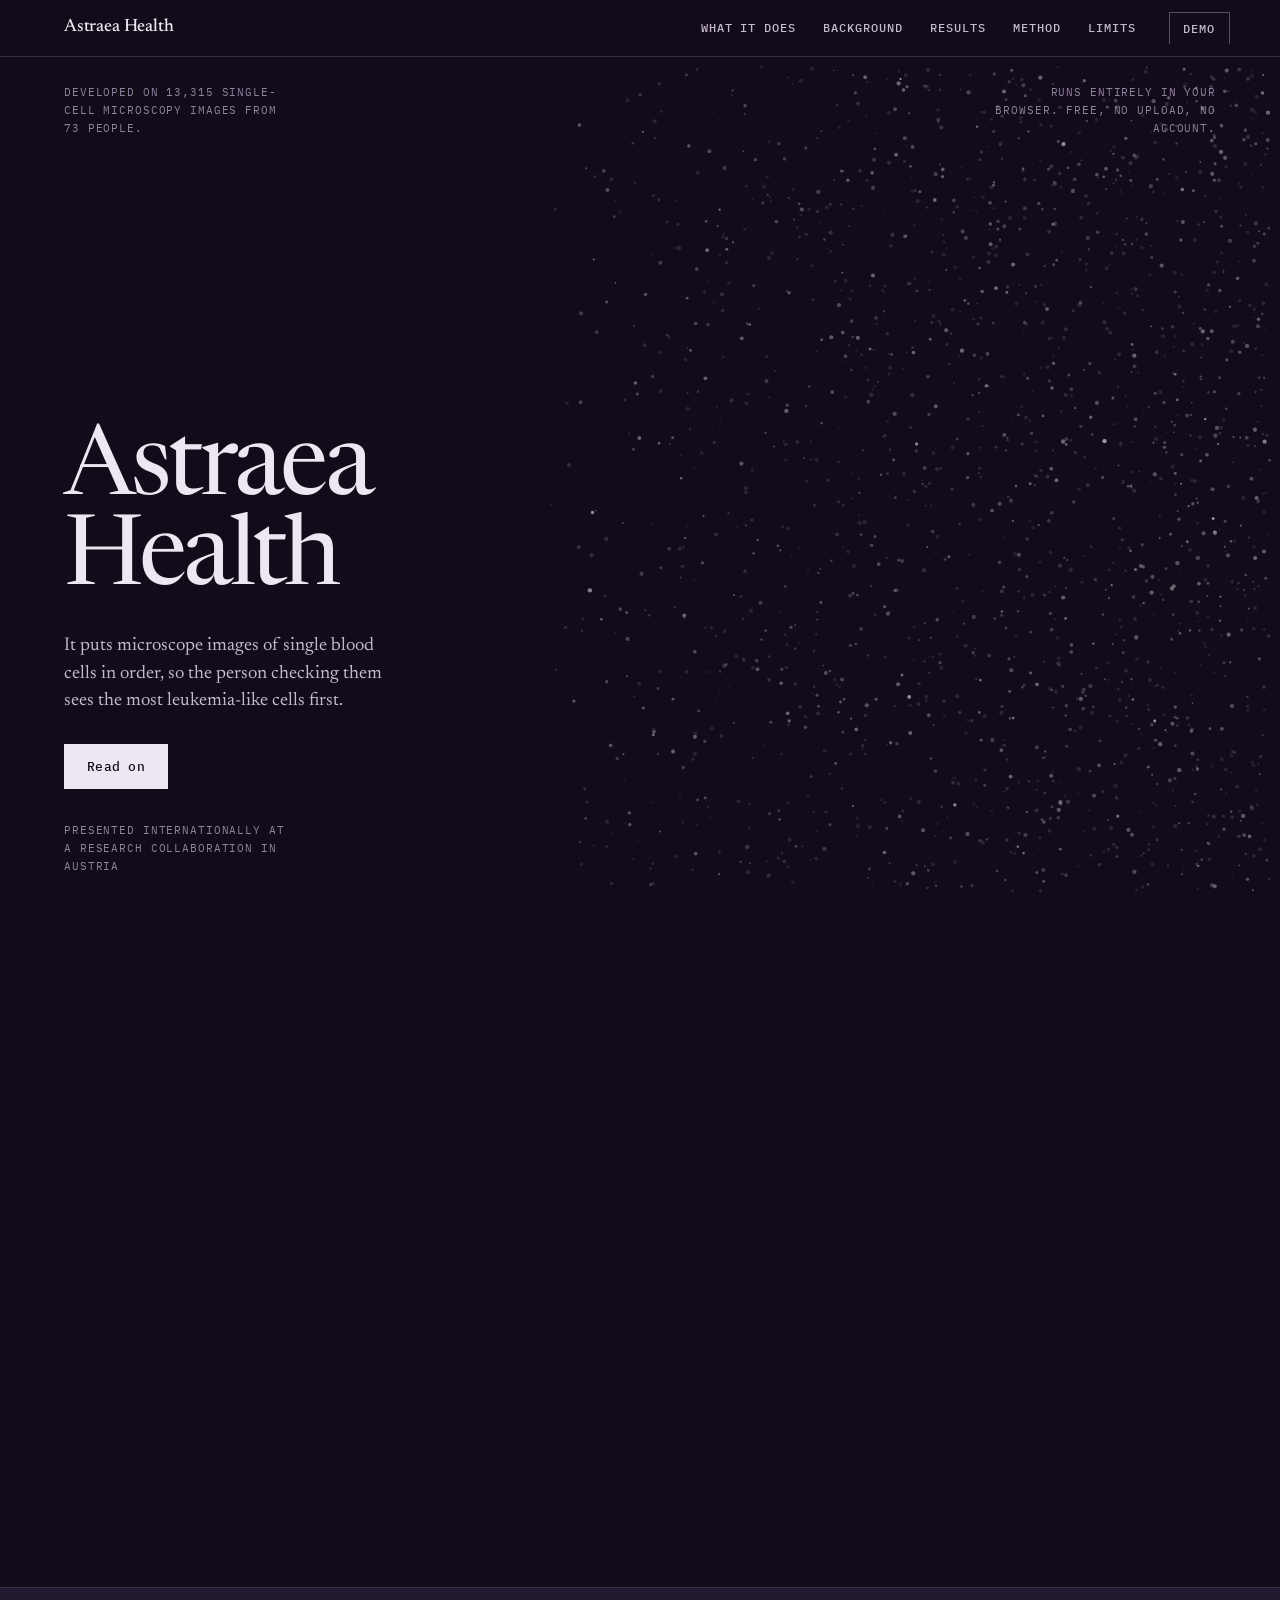
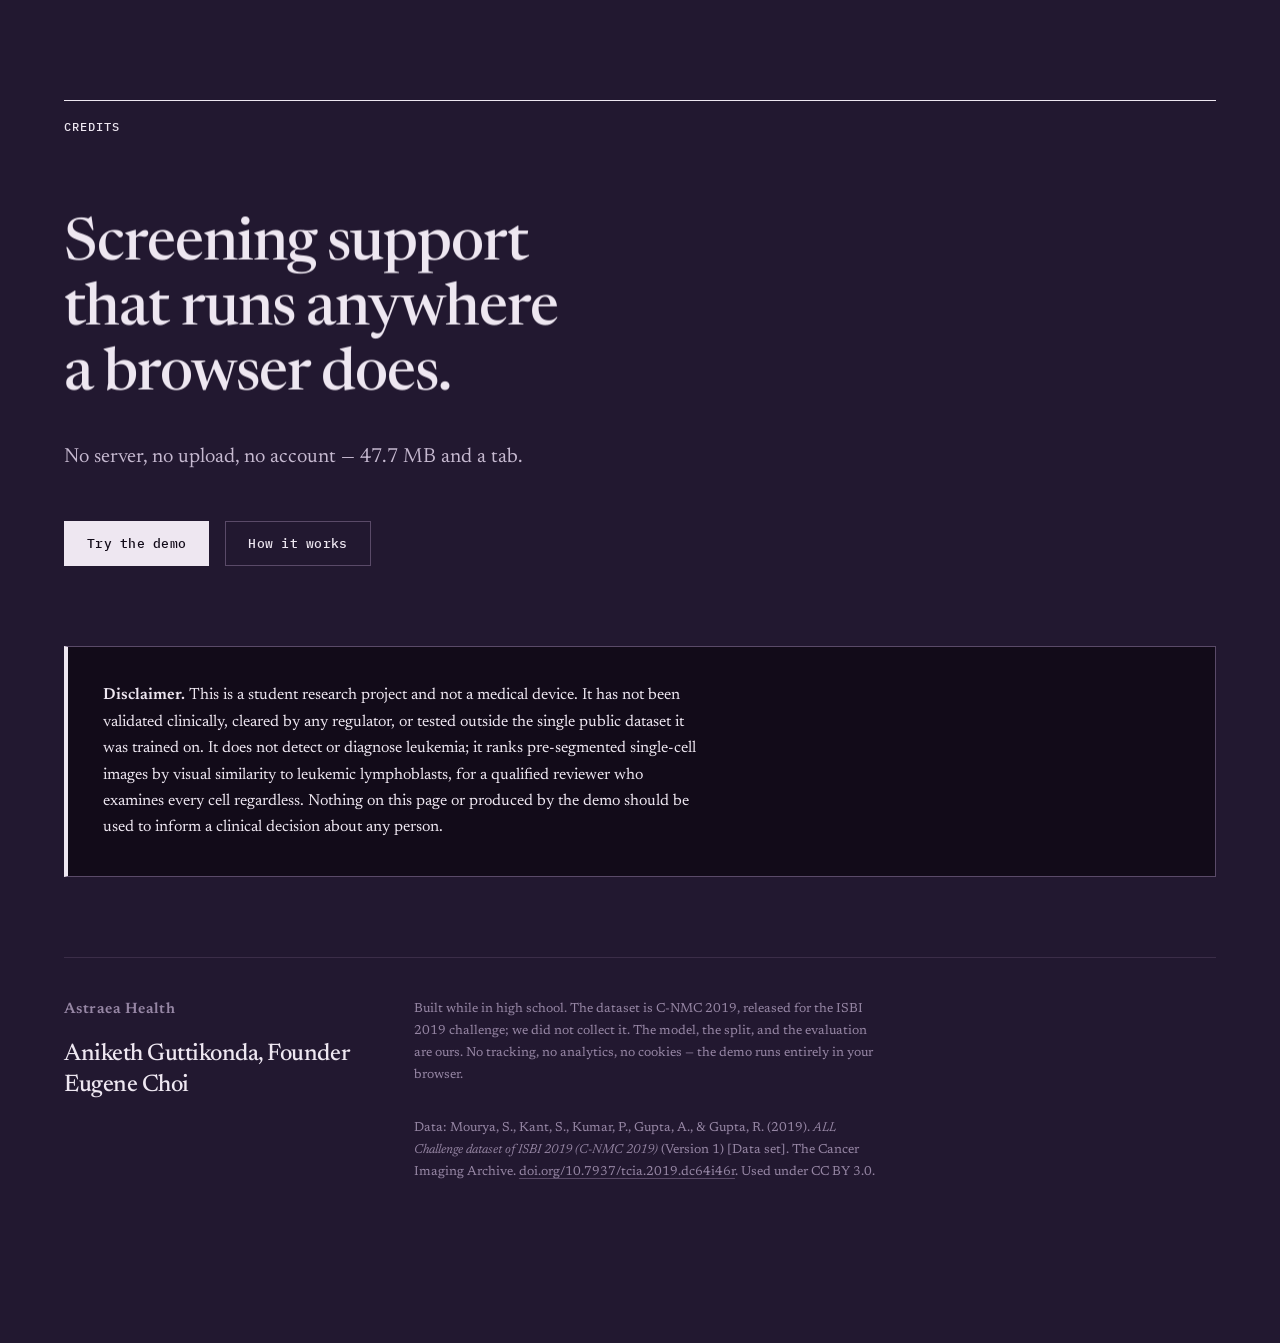
<file: index.html>
<!doctype html>
<html lang="en">
<head>
<meta charset="utf-8">
<meta name="viewport" content="width=device-width, initial-scale=1">
<title>Cell-level triage for leukemia – Astraea Health</title>
<meta name="description" content="A free research tool that puts single-cell blood images in order for a qualified reviewer. Runs entirely in your browser.">

<!-- ══════════════════════════════════════════════════════════════════════════
     SITE URL — the deploy origin. The site has two pages, and each carries
     its own absolute URLs: canonical, og:url and og:image (tagged [SITE URL]
     below), plus the "url" field inside the JSON-LD block, which cannot carry
     a tag because JSON forbids comments.

     The site is served from the custom domain in CNAME. Moving it again
     means editing those in index.html, research.html and demo.html, plus:
         robots.txt    the `Sitemap:` line
         sitemap.xml   all three `<loc>` lines
     The root URL keeps its trailing slash (canonical, og:url, JSON-LD "url"
     and the first <loc>); a canonical that disagrees with the served URL by
     a slash is treated as a different page. URLs ending in a filename take
     no slash: research.html, og-card.png, and the `Sitemap:` line.

     These cannot be collapsed into one runtime constant: Open Graph and
     Twitter scrapers do not execute JavaScript, so the absolute URL has to be
     literal in the markup by the time the page is served.
═══════════════════════════════════════════════════════════════════════════ -->
<link rel="canonical" href="https://astraeahealth.org/"><!-- [SITE URL] -->

<meta property="og:type" content="website">
<meta property="og:site_name" content="Astraea Health">
<meta property="og:title" content="Cell-level triage for leukemia – Astraea Health">
<meta property="og:description" content="A free research tool that puts single-cell blood images in order for a qualified reviewer. Runs entirely in your browser.">
<meta property="og:url" content="https://astraeahealth.org/"><!-- [SITE URL] -->
<meta property="og:locale" content="en_US">
<meta property="og:image" content="https://astraeahealth.org/og-card.png"><!-- [SITE URL] -->
<meta property="og:image:type" content="image/png">
<meta property="og:image:width" content="1200">
<meta property="og:image:height" content="630">
<meta property="og:image:alt" content="A typographic card on a deep violet-black ground: a small violet dot, the title &quot;Cell-level triage for acute lymphoblastic leukemia&quot; in pale ink, a line reading 0.959 precision, 0.858 AUC, 1,882 cells, and beneath it in rose: missed 243 of 1,094 leukemic cells.">

<meta name="twitter:card" content="summary_large_image">
<meta name="twitter:title" content="Cell-level triage for leukemia – Astraea Health">
<meta name="twitter:description" content="A free research tool that puts single-cell blood images in order for a qualified reviewer. Runs entirely in your browser.">

<script type="application/ld+json">
{
  "@context": "https://schema.org",
  "@type": "WebApplication",
  "name": "Cell-level triage for acute lymphoblastic leukemia",
  "url": "https://astraeahealth.org/",
  "description": "A free research tool that puts single-cell blood images in order for a qualified reviewer. Runs entirely in your browser.",
  "applicationCategory": "ResearchApplication",
  "browserRequirements": "Requires JavaScript and WebAssembly for the demo; the rest of the page needs neither.",
  "operatingSystem": "Any",
  "isAccessibleForFree": true,
  "offers": { "@type": "Offer", "price": "0", "priceCurrency": "USD" },
  "inLanguage": "en",
  "creator": [
    { "@type": "Person", "name": "Aniketh Guttikonda" },
    { "@type": "Person", "name": "Eugene Choi" }
  ],
  "disambiguatingDescription": "A student research project, not a medical device. It ranks pre-segmented single-cell images by visual similarity to leukemic lymphoblasts for a qualified reviewer; it does not detect or diagnose leukemia and must not inform a clinical decision."
}
</script>
<meta name="color-scheme" content="dark">
<meta name="theme-color" content="#120B19">
<link rel="icon" href="data:image/svg+xml,%3Csvg xmlns='http://www.w3.org/2000/svg' viewBox='0 0 32 32'%3E%3Crect width='32' height='32' fill='%23120B19'/%3E%3Ccircle cx='16' cy='16' r='9' fill='%239A72D8' opacity='.22'/%3E%3Ccircle cx='14' cy='14' r='5.5' fill='%239A72D8'/%3E%3C/svg%3E">
<link rel="preload" href="fonts/newsreader.woff2" as="font" type="font/woff2" crossorigin>
<link rel="preload" href="fonts/ibm-plex-mono-500.woff2" as="font" type="font/woff2" crossorigin>
<link rel="stylesheet" href="style.css">
<script>
/* Runs before anything is painted, in this order:

   1. Old deep links. Until the site was split, everything lived on this
      page. Anchors for research content now live on research.html and the
      demo on demo.html, and GitHub Pages cannot redirect on the server, so
      forward them, keeping the hash. replace() keeps the old URL out of the
      history, so Back does not bounce the visitor straight forward again.
   2. #overview was the old Overview tab; it became What it does.
   3. Mark the document as scripted, and raise the loading screen. It is
      lowered by cover.js on the cell's first frame, and by the timer below
      after 3 s whatever happens, so it can never be left covering the page.
      With JavaScript off none of this runs and there is no loading screen. */
(function () {
  var d = document.documentElement, h = (location.hash || '').slice(1);
  if (h === 'overview') h = 'what';
  if ({ 'what':1, 'intro':1, 'impact':1, 'background':1, 'results':1, 'sec-results':1, 'tradeoff':1, 'method':1, 'sec-method':1, 'validation':1, 'limits':1 }[h]) { location.replace('research.html#' + h); return; }
  if ({ 'demo':1, 'sec-demo':1, 'onward':1 }[h]) { location.replace('demo.html#' + h); return; }
  d.className += ' js is-loading';
  var t = setTimeout(done, 3000);
  function done () { clearTimeout(t); d.classList.remove('is-loading'); }
  window.__loaderDone = done;
})();
</script>
</head>
<body>

<div class="loader" aria-hidden="true"><p class="loader__mark">Astraea Health</p></div>

<a class="skip" href="#main">Skip to content</a>

<!-- ─────────────────────────────  nav  ───────────────────────────── -->
<header class="nav" id="nav">
  <div class="wrap nav__bar">
    <a class="nav__mark" href="#top">Astraea Health</a>
    <button type="button" class="nav__toggle" id="navToggle"
      aria-expanded="false" aria-controls="navList" hidden>Menu</button>
    <nav class="nav__nav" aria-label="Sections">
      <ul class="nav__list" id="navList">
        <li hidden><a href="#why">Why</a></li><!-- hidden until the Why text is supplied -->
        <li><a href="research.html#what">What it does</a></li>
        <li><a href="research.html#background">Background</a></li>
        <li><a href="research.html#results">Results</a></li>
        <li><a href="research.html#method">Method</a></li>
        <li><a href="research.html#limits">Limits</a></li>
        <li class="nav__demo"><a href="demo.html#demo">Demo</a></li>
      </ul>
    </nav>
  </div>
</header>

<main id="main">

<!-- ─────────────────────────────  cover  ─────────────────────────────
     The cover is the whole landing page. A sticky stage holds the cell in
     view while the page scrolls natively; the type sits in the stage's
     corners as annotation. With JS off the stage is an ordinary block and
     the text stacks in reading order. -->
<header class="cover" id="top">
  <div class="cover__stage">
    <canvas class="cover__cell" id="cell" role="img"
      aria-label="Illustration of a lymphoblast, drawn from noise in code and lit as if under darkfield illumination: a large violet nucleus inside a pale cell, labelled nucleus, cytoplasm and membrane. Not an image of a real cell."></canvas>
    <canvas class="cover__field" id="coverfield" role="img"
      aria-label="A quiet field of 1,882 faint points, one for each cell in the held-out test set, arranged at random."></canvas>
    <svg class="cover__pointers" id="pointers" aria-hidden="true"></svg>
    <ul class="cover__parts" id="parts" aria-hidden="true">
      <li data-part="nucleus">Nucleus</li>
      <li data-part="cytoplasm">Cytoplasm</li>
      <li data-part="membrane">Membrane</li>
    </ul>

    <div class="cover__main">
      <h1 class="cover__name"><span>Astraea</span> <span>Health</span></h1>
      <p class="cover__line">It puts microscope images of single blood cells in order, so the
      person checking them sees the most leukemia-like cells first.</p>
      <div class="btn-row">
        <a class="btn" href="research.html#what">Read on</a>
      </div>
    </div>
    <p class="cover__note cover__note--tl">Developed on 13,315 single-cell microscopy images from 73 people.</p>
    <p class="cover__note cover__note--tr">Runs entirely in your browser. Free, no upload, no account.</p>
    <p class="cover__note cover__note--bl">Presented internationally at a research collaboration in Austria</p>
    <p class="cover__credit">Illustration, drawn from noise in code. Not an image of a real cell.</p>
  </div>
</header>

<!-- ─────────────────────────────  why  ─────────────────────────────
     Hidden until the text is supplied. To restore: remove `hidden` here and
     on the Why nav item in all three pages, and point "Read on" back at
     #why. -->
<section class="group why" id="why" hidden>
  <div class="wrap">
    <h2 class="runhead"><span class="runhead__i">01</span>Why</h2>
    <div class="why__body">
      <p>[WHY SECTION — personal account of why the project was started. To be supplied by Aniketh.]</p>
    </div>
  </div>
</section>

<!-- ─────────────────────────────  closing  ───────────────────────────── -->
<footer class="cta group" id="credits">
  <div class="wrap">
    <h2 class="runhead">Credits</h2>
    <h2 class="h-statement">
      <span class="mask"><span>Screening support</span></span>
      <span class="mask"><span>that runs anywhere</span></span>
      <span class="mask"><span>a browser does.</span></span>
    </h2>
    <p class="subhead" data-reveal>No server, no upload, no account — 47.7 MB and a tab.</p>
    <div class="btn-row" data-reveal>
      <a class="btn" href="demo.html">Try the demo</a>
      <a class="btn-ghost" href="research.html#sec-method">How it works</a>
    </div>

    <div class="disclaimer disclaimer--foot">
      <p><strong>Disclaimer.</strong> This is a student research project and not a medical device.
      It has not been validated clinically, cleared by any regulator, or tested outside the single
      public dataset it was trained on. It does not detect or diagnose leukemia; it ranks
      pre-segmented single-cell images by visual similarity to leukemic lymphoblasts, for a
      qualified reviewer who examines every cell regardless. Nothing on this page or produced by
      the demo should be used to inform a clinical decision about any person.</p>
    </div>

    <div class="credits" data-reveal>
      <p class="wordmark">Astraea Health</p>
      <p class="credits__names"><span>Aniketh&nbsp;Guttikonda, Founder</span>
      <span>Eugene&nbsp;Choi</span></p>
      <p class="colophon">Built while in high school. The dataset is C-NMC 2019, released for
      the ISBI 2019 challenge; we did not collect it. The model, the split, and the evaluation
      are ours. No tracking, no analytics, no cookies — the demo runs entirely in your
      browser.</p>
      <p class="citation">Data: Mourya, S., Kant, S., Kumar, P., Gupta, A., &amp; Gupta, R.
      (2019). <i>ALL Challenge dataset of ISBI 2019 (C-NMC 2019)</i> (Version 1) [Data set].
      The Cancer Imaging Archive.
      <a href="https://doi.org/10.7937/tcia.2019.dc64i46r">doi.org/10.7937/tcia.2019.dc64i46r</a>.
      Used under CC BY 3.0.</p>
    </div>
  </div>
</footer>

</main>

<script defer src="nav.js"></script>
<script defer src="site.js"></script>
<script defer src="cover.js"></script>
</body>
</html>
</file>
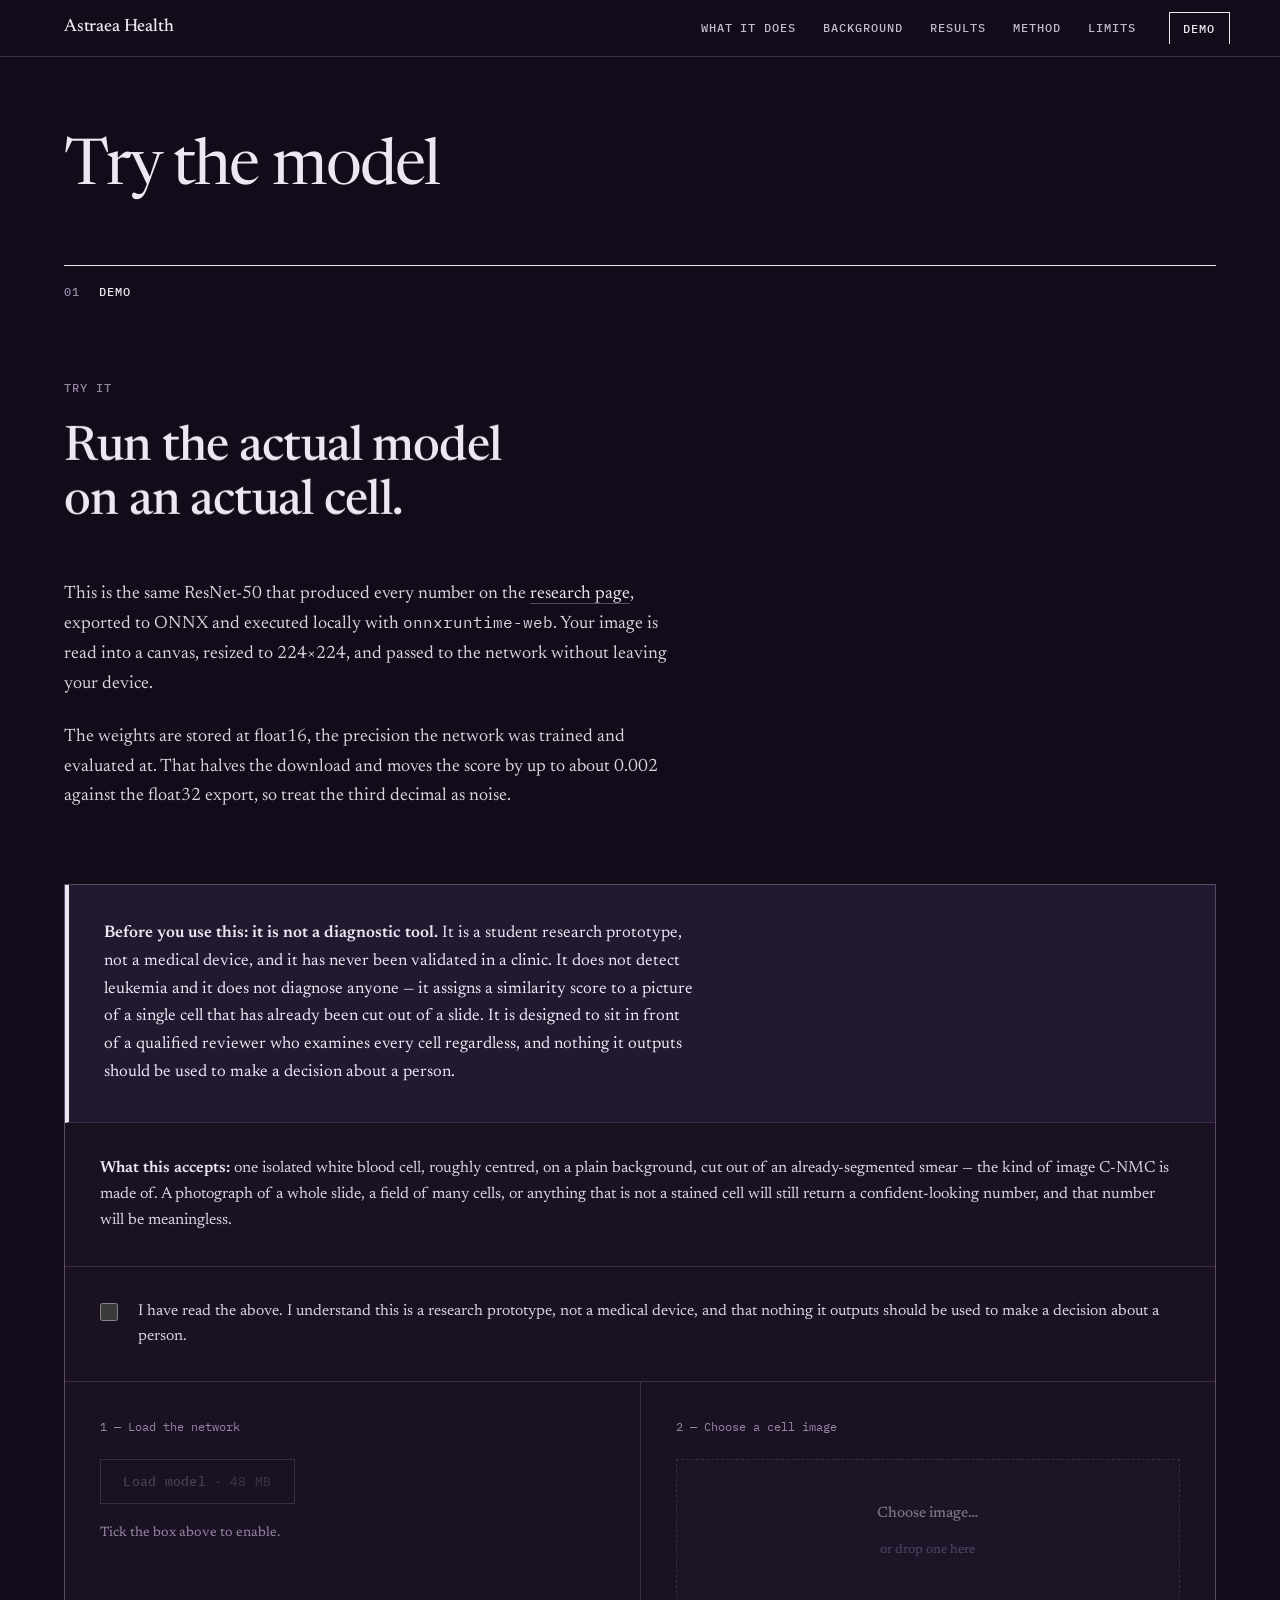
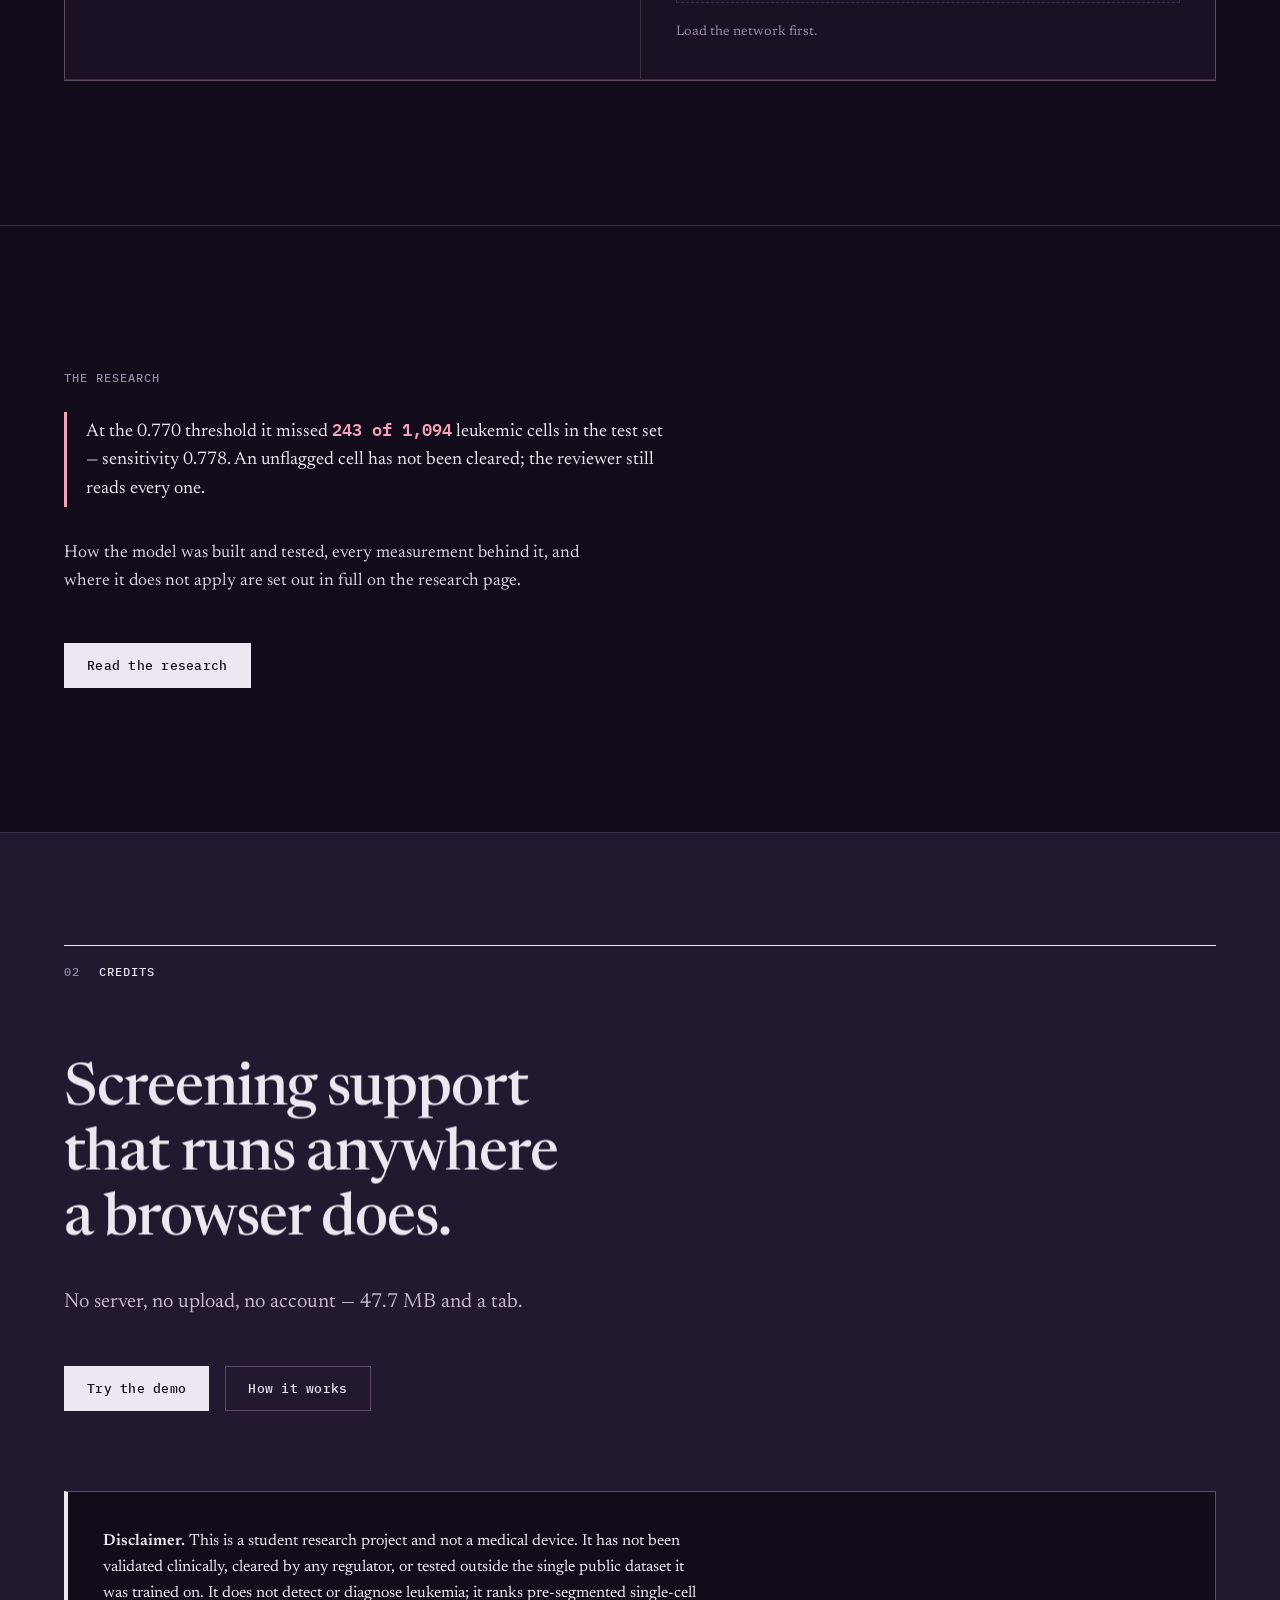
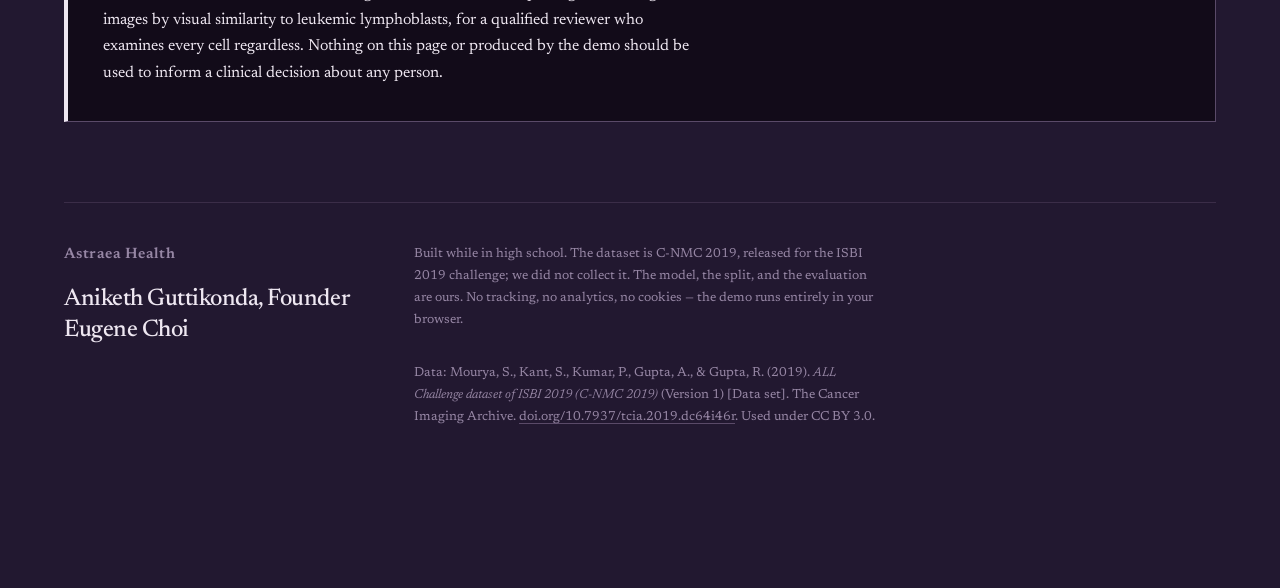
<file: demo.html>
<!doctype html>
<html lang="en">
<head>
<meta charset="utf-8">
<meta name="viewport" content="width=device-width, initial-scale=1">
<title>Try the model – Astraea Health</title>
<meta name="description" content="Run the Astraea Health model on one isolated cell image, in your browser. A research prototype, not a medical device.">

<!-- ══════════════════════════════════════════════════════════════════════════
     SITE URL — the deploy origin. The site has two pages, and each carries
     its own absolute URLs: canonical, og:url and og:image (tagged [SITE URL]
     below), plus the "url" field inside the JSON-LD block, which cannot carry
     a tag because JSON forbids comments.

     The site is served from the custom domain in CNAME. Moving it again
     means editing those in index.html, research.html and demo.html, plus:
         robots.txt    the `Sitemap:` line
         sitemap.xml   all three `<loc>` lines
     The root URL keeps its trailing slash (canonical, og:url, JSON-LD "url"
     and the first <loc>); a canonical that disagrees with the served URL by
     a slash is treated as a different page. URLs ending in a filename take
     no slash: research.html, og-card.png, and the `Sitemap:` line.

     These cannot be collapsed into one runtime constant: Open Graph and
     Twitter scrapers do not execute JavaScript, so the absolute URL has to be
     literal in the markup by the time the page is served.
═══════════════════════════════════════════════════════════════════════════ -->
<link rel="canonical" href="https://astraeahealth.org/demo.html"><!-- [SITE URL] -->

<meta property="og:type" content="website">
<meta property="og:site_name" content="Astraea Health">
<meta property="og:title" content="Try the model – Astraea Health">
<meta property="og:description" content="Run the Astraea Health model on one isolated cell image, in your browser. A research prototype, not a medical device.">
<meta property="og:url" content="https://astraeahealth.org/demo.html"><!-- [SITE URL] -->
<meta property="og:locale" content="en_US">
<meta property="og:image" content="https://astraeahealth.org/og-card.png"><!-- [SITE URL] -->
<meta property="og:image:type" content="image/png">
<meta property="og:image:width" content="1200">
<meta property="og:image:height" content="630">
<meta property="og:image:alt" content="A typographic card on a deep violet-black ground: a small violet dot, the title &quot;Cell-level triage for acute lymphoblastic leukemia&quot; in pale ink, a line reading 0.959 precision, 0.858 AUC, 1,882 cells, and beneath it in rose: missed 243 of 1,094 leukemic cells.">

<meta name="twitter:card" content="summary_large_image">
<meta name="twitter:title" content="Try the model – Astraea Health">
<meta name="twitter:description" content="Run the Astraea Health model on one isolated cell image, in your browser. A research prototype, not a medical device.">

<script type="application/ld+json">
{
  "@context": "https://schema.org",
  "@type": "WebPage",
  "name": "Try the model",
  "url": "https://astraeahealth.org/demo.html",
  "description": "Run the Astraea Health model on one isolated cell image, in your browser. A research prototype, not a medical device.",
  "isPartOf": { "@type": "WebSite", "name": "Astraea Health", "url": "https://astraeahealth.org/" },
  "inLanguage": "en",
  "creator": [
    { "@type": "Person", "name": "Aniketh Guttikonda" },
    { "@type": "Person", "name": "Eugene Choi" }
  ],
  "disambiguatingDescription": "A student research project, not a medical device. It ranks pre-segmented single-cell images by visual similarity to leukemic lymphoblasts for a qualified reviewer; it does not detect or diagnose leukemia and must not inform a clinical decision."
}
</script>
<meta name="color-scheme" content="dark">
<meta name="theme-color" content="#120B19">
<link rel="icon" href="data:image/svg+xml,%3Csvg xmlns='http://www.w3.org/2000/svg' viewBox='0 0 32 32'%3E%3Crect width='32' height='32' fill='%23120B19'/%3E%3Ccircle cx='16' cy='16' r='9' fill='%239A72D8' opacity='.22'/%3E%3Ccircle cx='14' cy='14' r='5.5' fill='%239A72D8'/%3E%3C/svg%3E">
<link rel="preload" href="fonts/newsreader.woff2" as="font" type="font/woff2" crossorigin>
<link rel="preload" href="fonts/ibm-plex-mono-500.woff2" as="font" type="font/woff2" crossorigin>
<link rel="stylesheet" href="style.css">
<script>
/* Runs before first paint. Marks the document as scripted. Anchors that
   belong to the landing page or the research page forward there. */
(function () {
  var h = (location.hash || '').slice(1);
  if ({ 'what':1, 'intro':1, 'impact':1, 'background':1, 'results':1, 'sec-results':1, 'tradeoff':1, 'method':1, 'sec-method':1, 'validation':1, 'limits':1 }[h]) { location.replace('research.html#' + h); return; }
  if ({ 'top':1, 'why':1 }[h]) { location.replace('index.html#' + h); return; }
  document.documentElement.className += ' js';
})();
</script>
</head>
<body>

<a class="skip" href="#main">Skip to content</a>

<!-- ─────────────────────────────  nav  ───────────────────────────── -->
<header class="nav" id="nav">
  <div class="wrap nav__bar">
    <a class="nav__mark" href="index.html">Astraea Health</a>
    <button type="button" class="nav__toggle" id="navToggle"
      aria-expanded="false" aria-controls="navList" hidden>Menu</button>
    <nav class="nav__nav" aria-label="Sections">
      <ul class="nav__list" id="navList">
        <li hidden><a href="index.html#why">Why</a></li><!-- hidden until the Why text is supplied -->
        <li><a href="research.html#what">What it does</a></li>
        <li><a href="research.html#background">Background</a></li>
        <li><a href="research.html#results">Results</a></li>
        <li><a href="research.html#method">Method</a></li>
        <li><a href="research.html#limits">Limits</a></li>
        <li class="nav__demo"><a href="#demo">Demo</a></li>
      </ul>
    </nav>
  </div>
</header>

<main id="main" class="demo-page">

<header class="research__head">
  <div class="wrap">
    <h1 class="research__title">Try the model</h1>
  </div>
</header>

<!-- ─────────────────────────────  demo  ───────────────────────────── -->
<div class="group" id="demo">
<div class="wrap"><h2 class="runhead"><span class="runhead__i">01</span>Demo</h2></div>

<!-- ─────────────────────────────  demo  ───────────────────────────── -->
<section class="section" id="sec-demo">
  <div class="wrap">
    <p class="eyebrow" data-reveal>try it</p>
    <h2 class="h-section">
      <span class="mask"><span>Run the actual model</span></span>
      <span class="mask"><span>on an actual cell.</span></span>
    </h2>
    <div class="prose" data-reveal>
      <p>This is the same ResNet-50 that produced every number on the
      <a href="research.html">research page</a>, exported to ONNX and
      executed locally with <span class="mono">onnxruntime-web</span>. Your image is read into a
      canvas, resized to 224&times;224, and passed to the network without leaving your device.</p>
      <p>The weights are stored at float16, the precision the network was trained and evaluated
      at. That halves the download and moves the score by up to about 0.002 against the float32
      export, so treat the third decimal as noise.</p>
    </div>

    <div class="demo-frame" id="demoRoot">

      <div class="disclaimer">
        <p><strong>Before you use this: it is not a diagnostic tool.</strong> It is a student
        research prototype, not a medical device, and it has never been validated in a clinic. It
        does not detect leukemia and it does not diagnose anyone — it assigns a similarity score
        to a picture of a single cell that has already been cut out of a slide. It is designed to
        sit in front of a qualified reviewer who examines every cell regardless, and nothing it
        outputs should be used to make a decision about a person.</p>
      </div>

      <div class="demo__note">
        <p><b>What this accepts:</b> one isolated white blood cell, roughly centred, on a plain
        background, cut out of an already-segmented smear — the kind of image C-NMC is made
        of. A photograph of a whole slide, a field of many cells, or anything that is not a
        stained cell will still return a confident-looking number, and that number will be
        meaningless.</p>
      </div>

      <div class="ack">
        <input type="checkbox" id="ack">
        <label for="ack">I have read the above. I understand this is a research prototype, not a
        medical device, and that nothing it outputs should be used to make a decision about a
        person.</label>
      </div>

      <div class="demo__grid">
        <div class="demo__col">
          <p class="demo__step">1 — Load the network</p>
          <button type="button" id="loadBtn" class="btn" disabled>Load model <span class="dim">· 48 MB</span></button>
          <div class="progress" id="progressWrap" hidden>
            <div class="progress__bar"><i id="progressBar"></i></div>
            <p class="progress__txt" id="progressTxt">0%</p>
          </div>
          <p class="demo__hint" id="modelStatus">Tick the box above to enable.</p>
        </div>

        <div class="demo__col">
          <p class="demo__step">2 — Choose a cell image</p>
          <label class="filelabel" for="file" id="fileLabel">
            <input type="file" id="file" accept="image/*" disabled>
            <span class="dropzone" id="dropzone">
              <span class="dropzone__label">Choose image…</span>
              <span class="dropzone__hint">or drop one here</span>
            </span>
          </label>
          <p class="demo__hint" id="fileHint">Load the network first.</p>
        </div>
      </div>

      <div class="result" id="result" hidden>
        <div class="result__img">
          <canvas id="preview" width="224" height="224" aria-label="The 224 by 224 crop passed to the network"></canvas>
          <p class="mono">what the network saw</p>
        </div>
        <div class="result__read">
          <p class="result__verdict" id="verdict" data-stagger></p>
          <p class="result__prob" data-stagger>
            <span class="result__p" id="prob">0.000</span>
            <span class="result__plabel">P(leukemic), against a threshold of
              <b id="thrInline">0.770</b></span>
          </p>
          <div class="meter" id="meter" data-stagger>
            <div class="meter__track"><i id="meterFill"></i><u id="meterMark"></u></div>
            <p class="meter__scale"><span>0.000</span><span id="thrScale">threshold 0.770</span><span>1.000</span></p>
          </div>
          <p class="result__caveat" data-stagger>A score, not a finding. This tool ranks cells for
          a reviewer who reads all of them; it does not clear a cell and it does not diagnose
          anyone.</p>
        </div>
      </div>

      <p class="demo__error" id="demoError" hidden></p>

      <noscript><p class="demo__error">The demo needs JavaScript. Everything else on this
      page works without it.</p></noscript>
    </div>
  </div>
</section>

</div>

<!-- ─────────────────────────────  onward  ───────────────────────────── -->
<section class="section onward" id="onward">
  <div class="wrap">
    <p class="eyebrow" data-reveal>the research</p>
    <p class="miss-line" data-reveal>At the 0.770 threshold it missed <b>243 of 1,094</b> leukemic
    cells in the test set — sensitivity 0.778. An unflagged cell has not been cleared; the
    reviewer still reads every one.</p>
    <p class="onward__text" data-reveal>How the model was built and tested, every
    measurement behind it, and where it does not apply are set out in full on the research
    page.</p>
    <div class="btn-row" data-reveal>
      <a class="btn" href="research.html">Read the research</a>
    </div>
  </div>
</section>

<!-- ─────────────────────────────  closing  ───────────────────────────── -->
<footer class="cta group" id="credits">
  <div class="wrap">
    <h2 class="runhead"><span class="runhead__i">02</span>Credits</h2>
    <h2 class="h-statement">
      <span class="mask"><span>Screening support</span></span>
      <span class="mask"><span>that runs anywhere</span></span>
      <span class="mask"><span>a browser does.</span></span>
    </h2>
    <p class="subhead" data-reveal>No server, no upload, no account — 47.7 MB and a tab.</p>
    <div class="btn-row" data-reveal>
      <a class="btn" href="#sec-demo">Try the demo</a>
      <a class="btn-ghost" href="research.html#sec-method">How it works</a>
    </div>

    <div class="disclaimer disclaimer--foot">
      <p><strong>Disclaimer.</strong> This is a student research project and not a medical device.
      It has not been validated clinically, cleared by any regulator, or tested outside the single
      public dataset it was trained on. It does not detect or diagnose leukemia; it ranks
      pre-segmented single-cell images by visual similarity to leukemic lymphoblasts, for a
      qualified reviewer who examines every cell regardless. Nothing on this page or produced by
      the demo should be used to inform a clinical decision about any person.</p>
    </div>

    <div class="credits" data-reveal>
      <p class="wordmark">Astraea Health</p>
      <p class="credits__names"><span>Aniketh&nbsp;Guttikonda, Founder</span>
      <span>Eugene&nbsp;Choi</span></p>
      <p class="colophon">Built while in high school. The dataset is C-NMC 2019, released for
      the ISBI 2019 challenge; we did not collect it. The model, the split, and the evaluation
      are ours. No tracking, no analytics, no cookies — the demo runs entirely in your
      browser.</p>
      <p class="citation">Data: Mourya, S., Kant, S., Kumar, P., Gupta, A., &amp; Gupta, R.
      (2019). <i>ALL Challenge dataset of ISBI 2019 (C-NMC 2019)</i> (Version 1) [Data set].
      The Cancer Imaging Archive.
      <a href="https://doi.org/10.7937/tcia.2019.dc64i46r">doi.org/10.7937/tcia.2019.dc64i46r</a>.
      Used under CC BY 3.0.</p>
    </div>
  </div>
</footer>

</main>

<script defer src="nav.js"></script>
<script defer src="site.js"></script>
<script defer src="demo.js"></script>
</body>
</html>
</file>
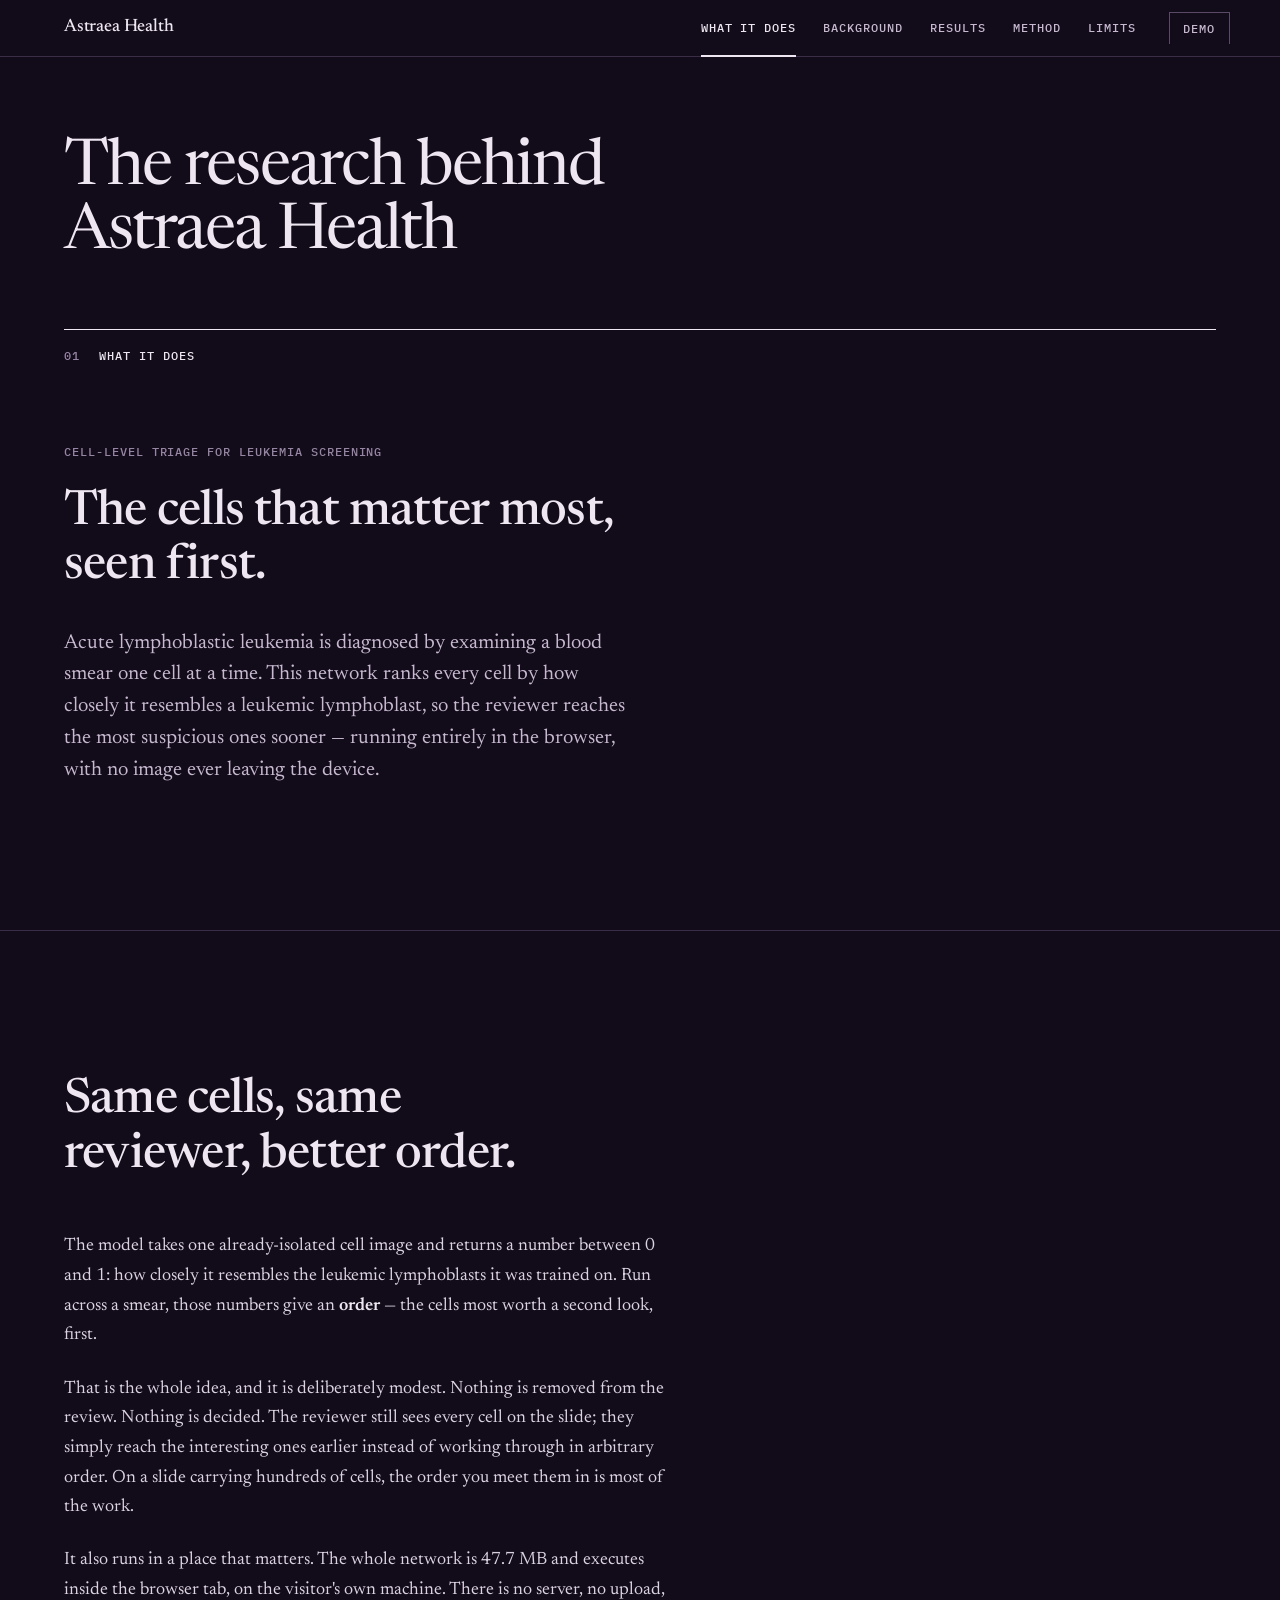
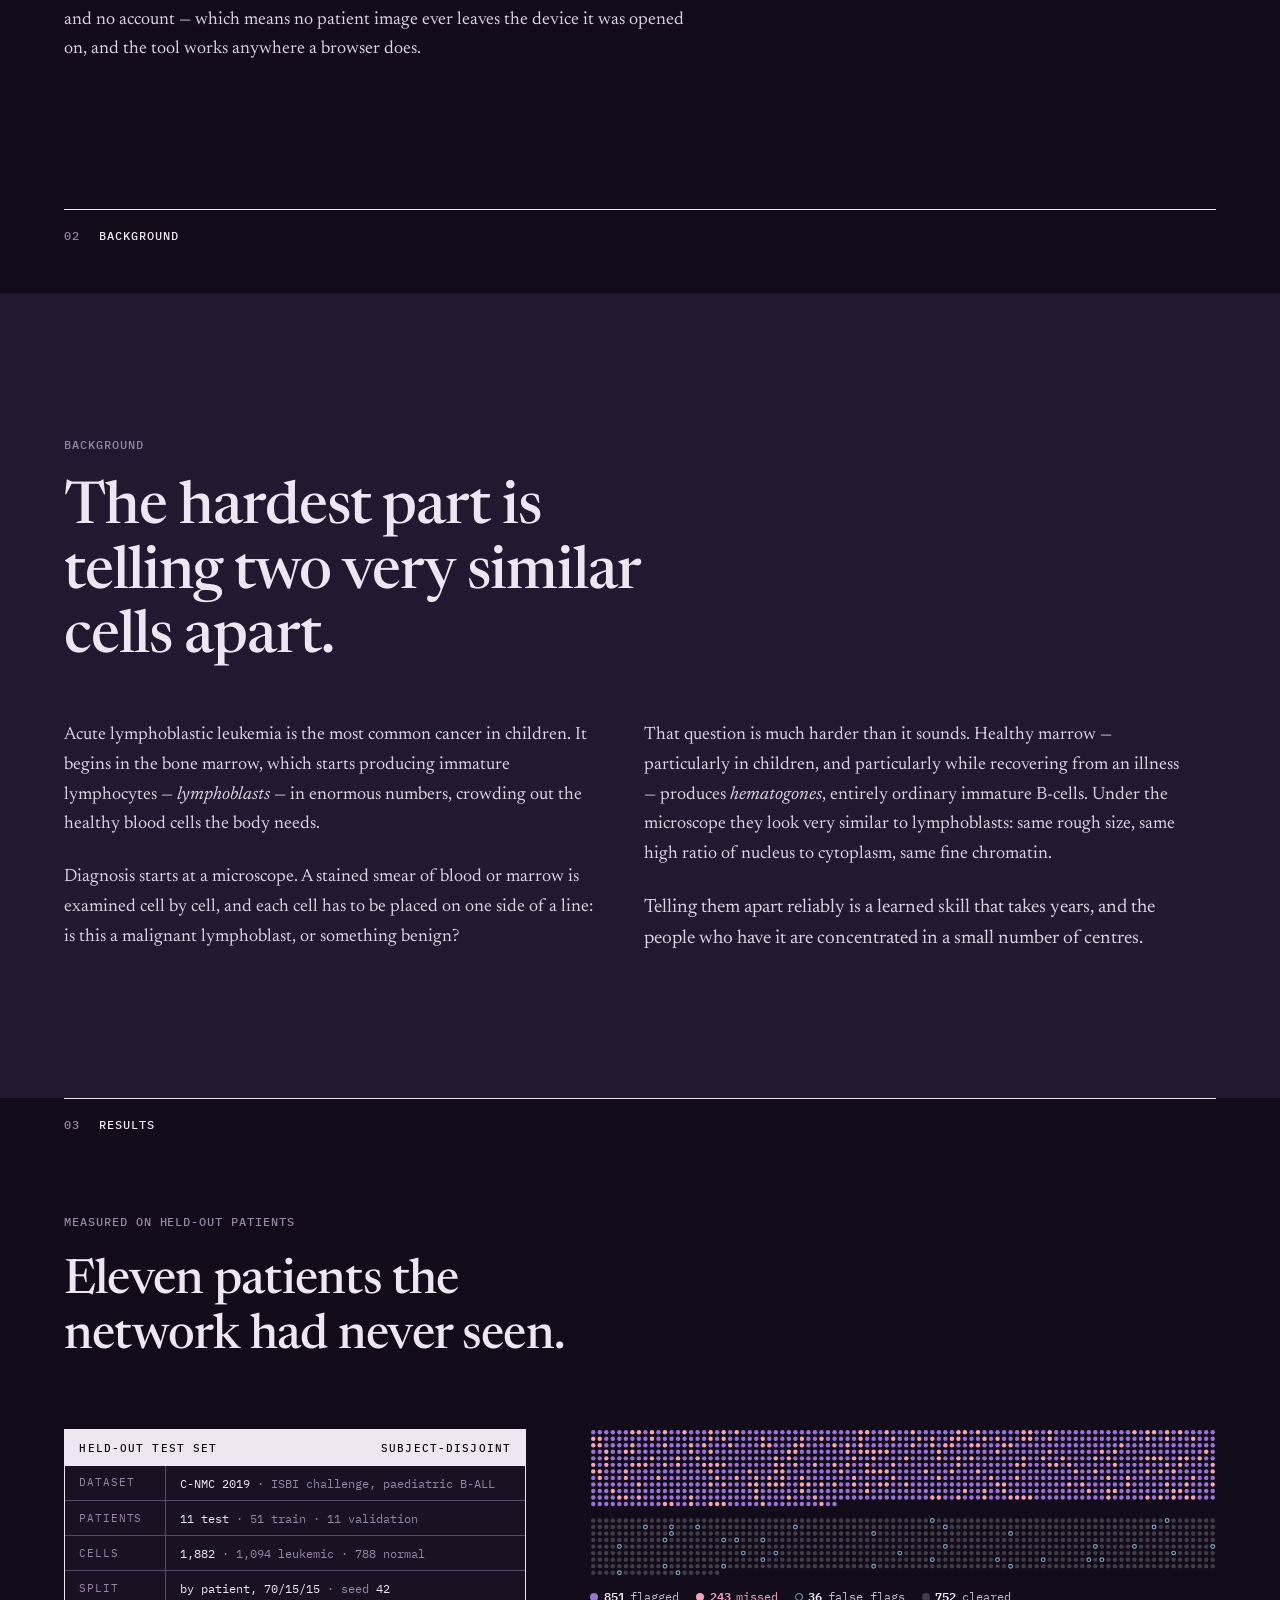
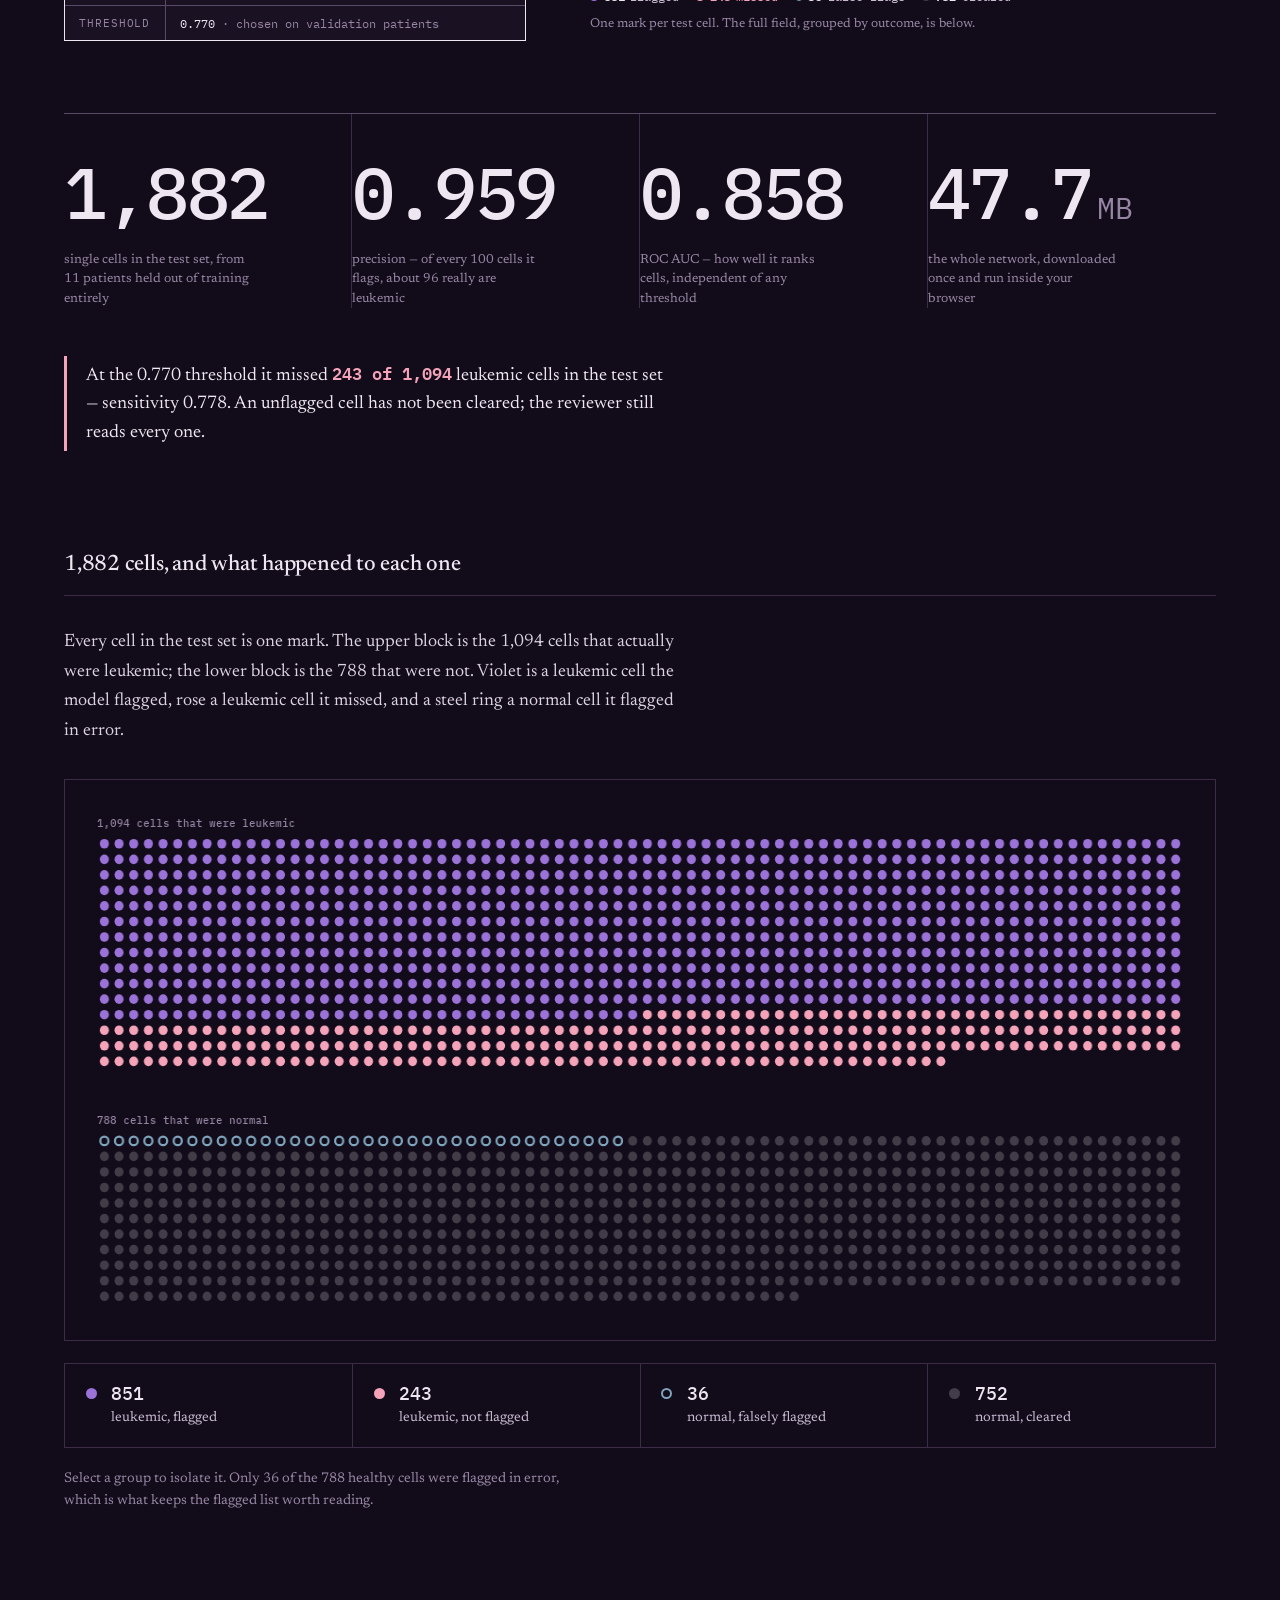
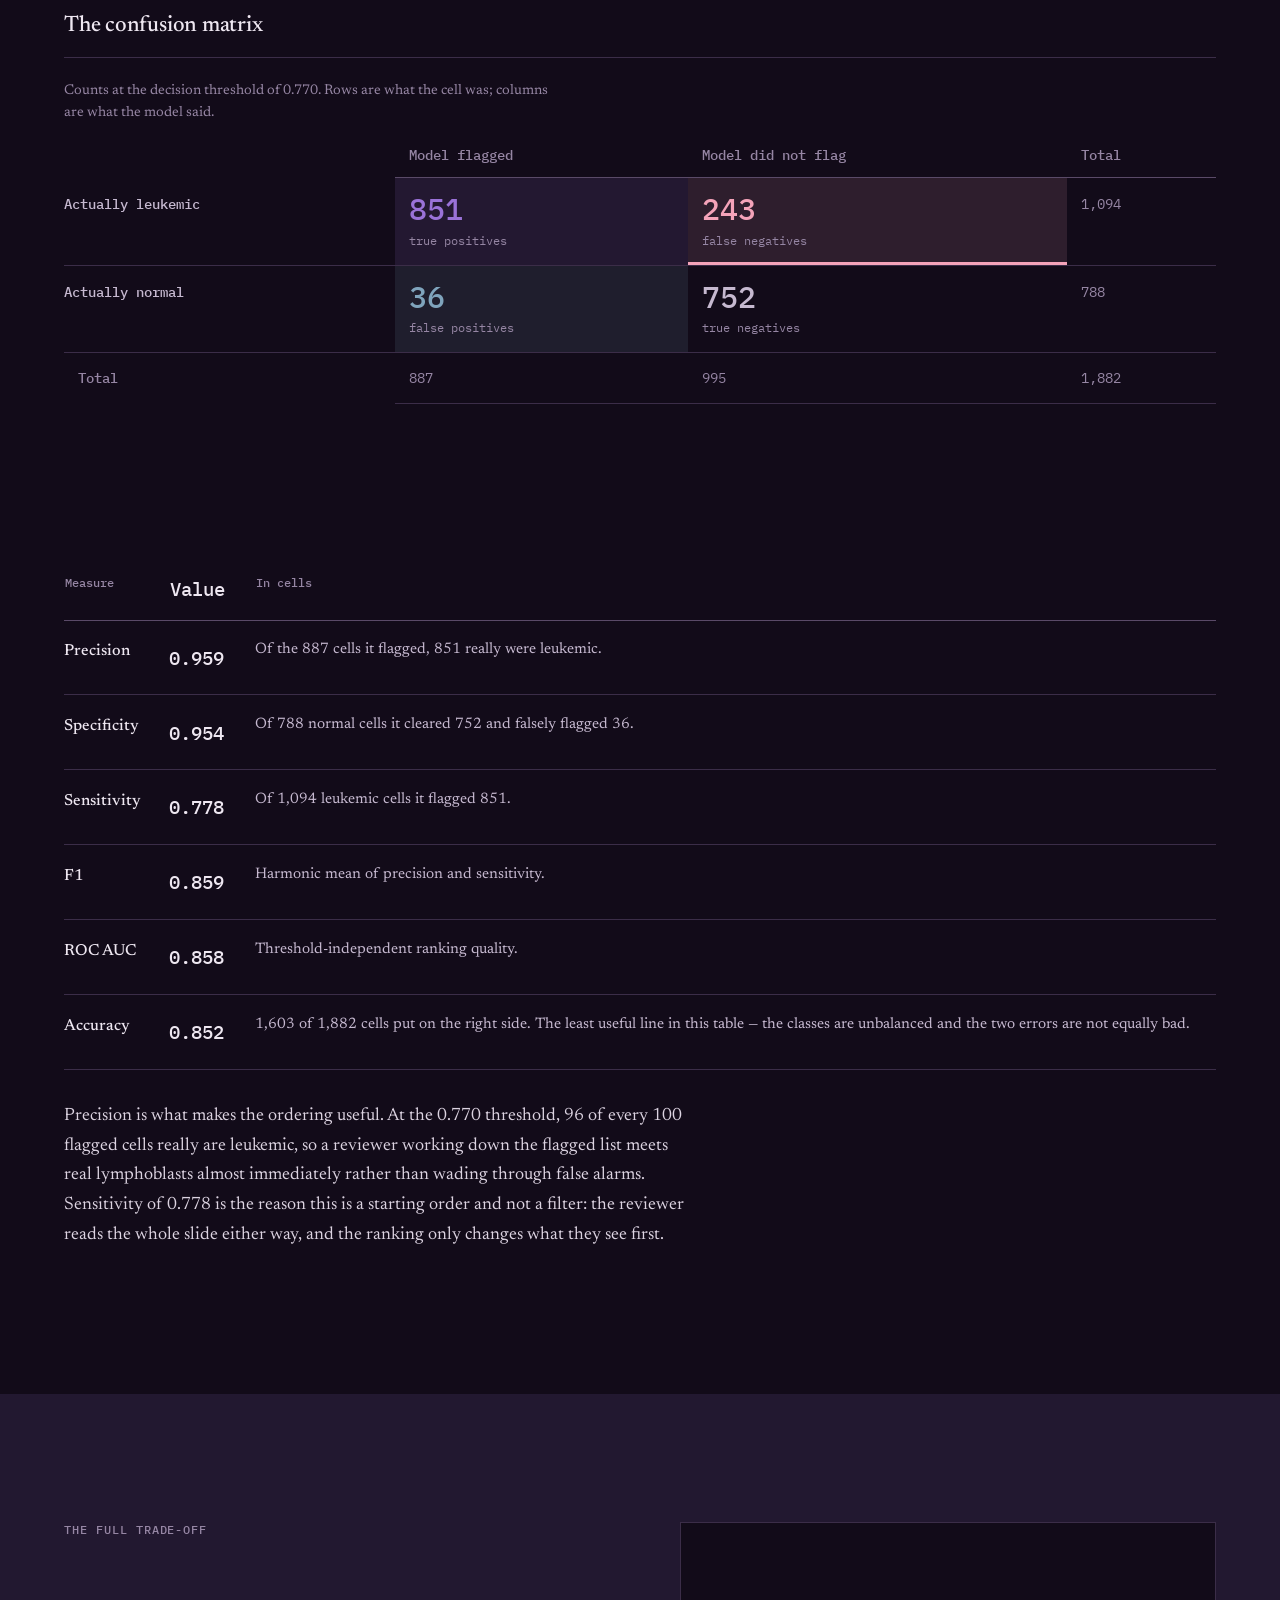
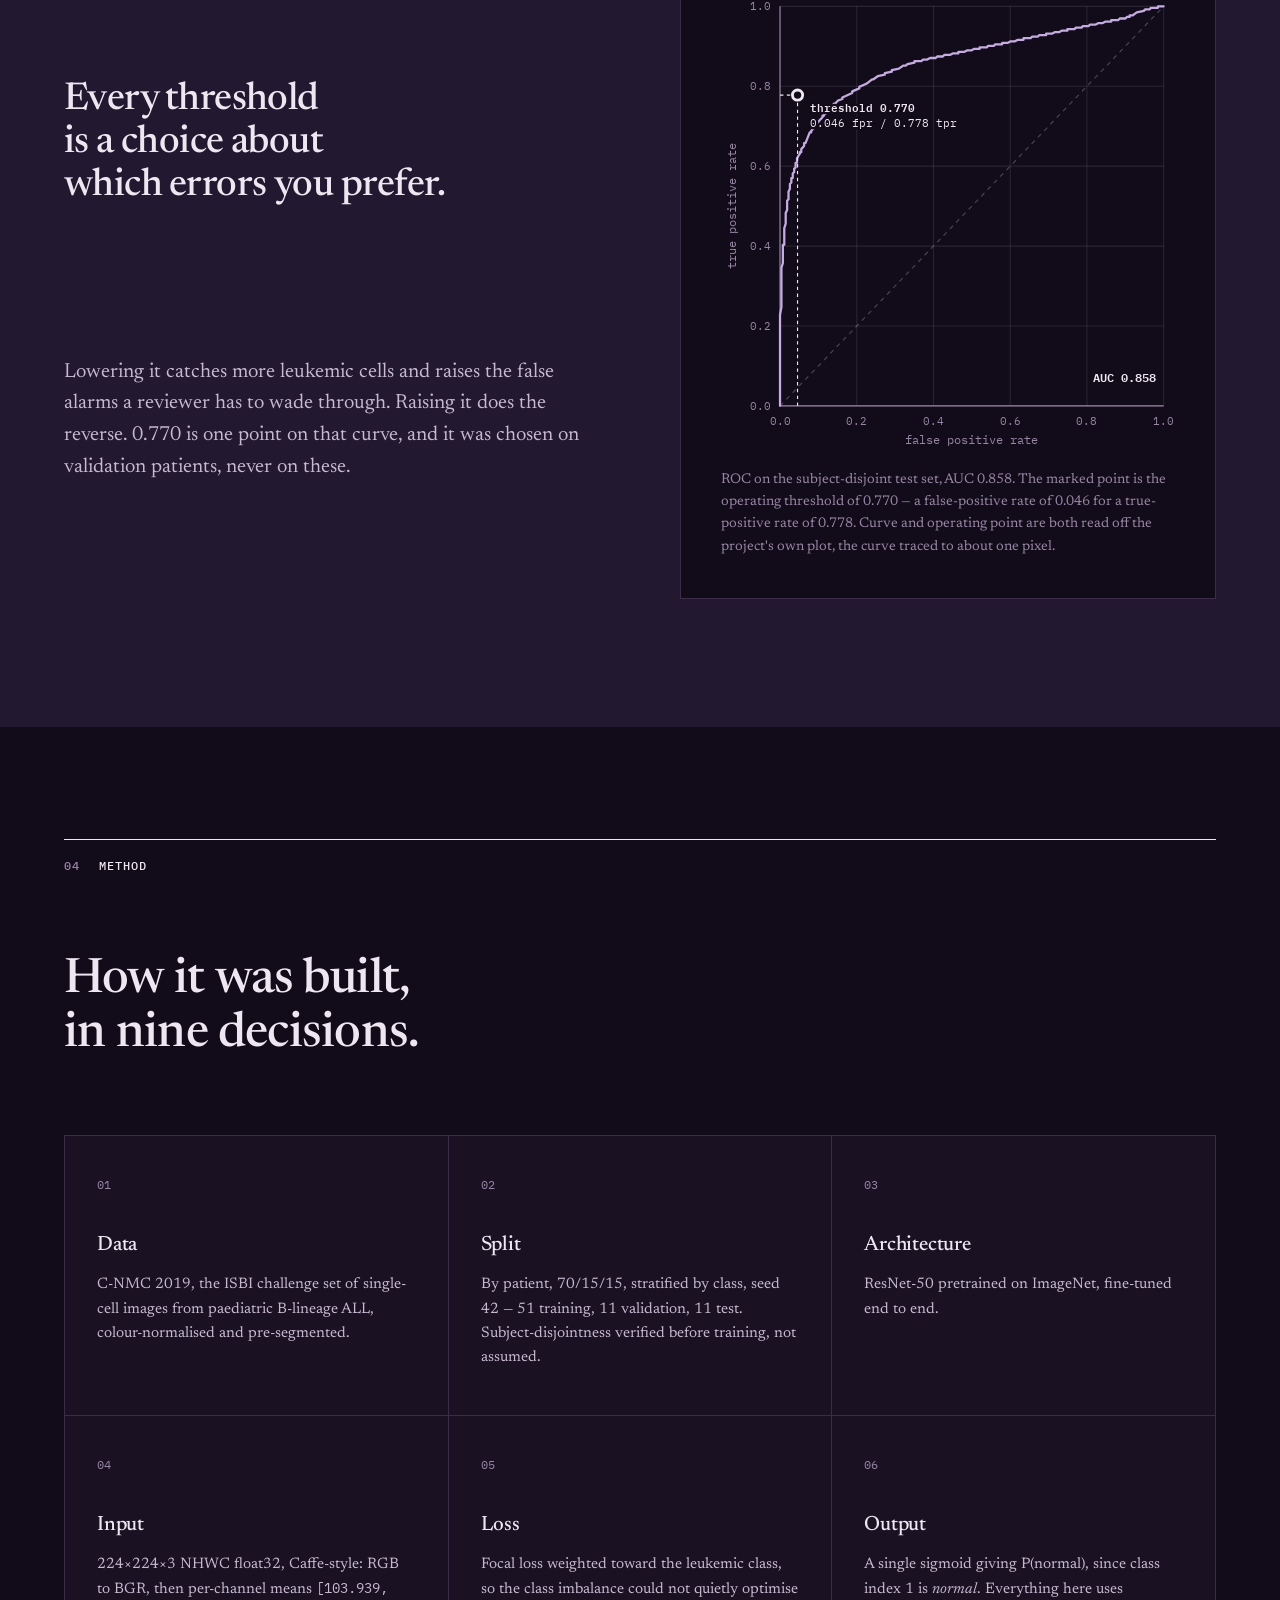
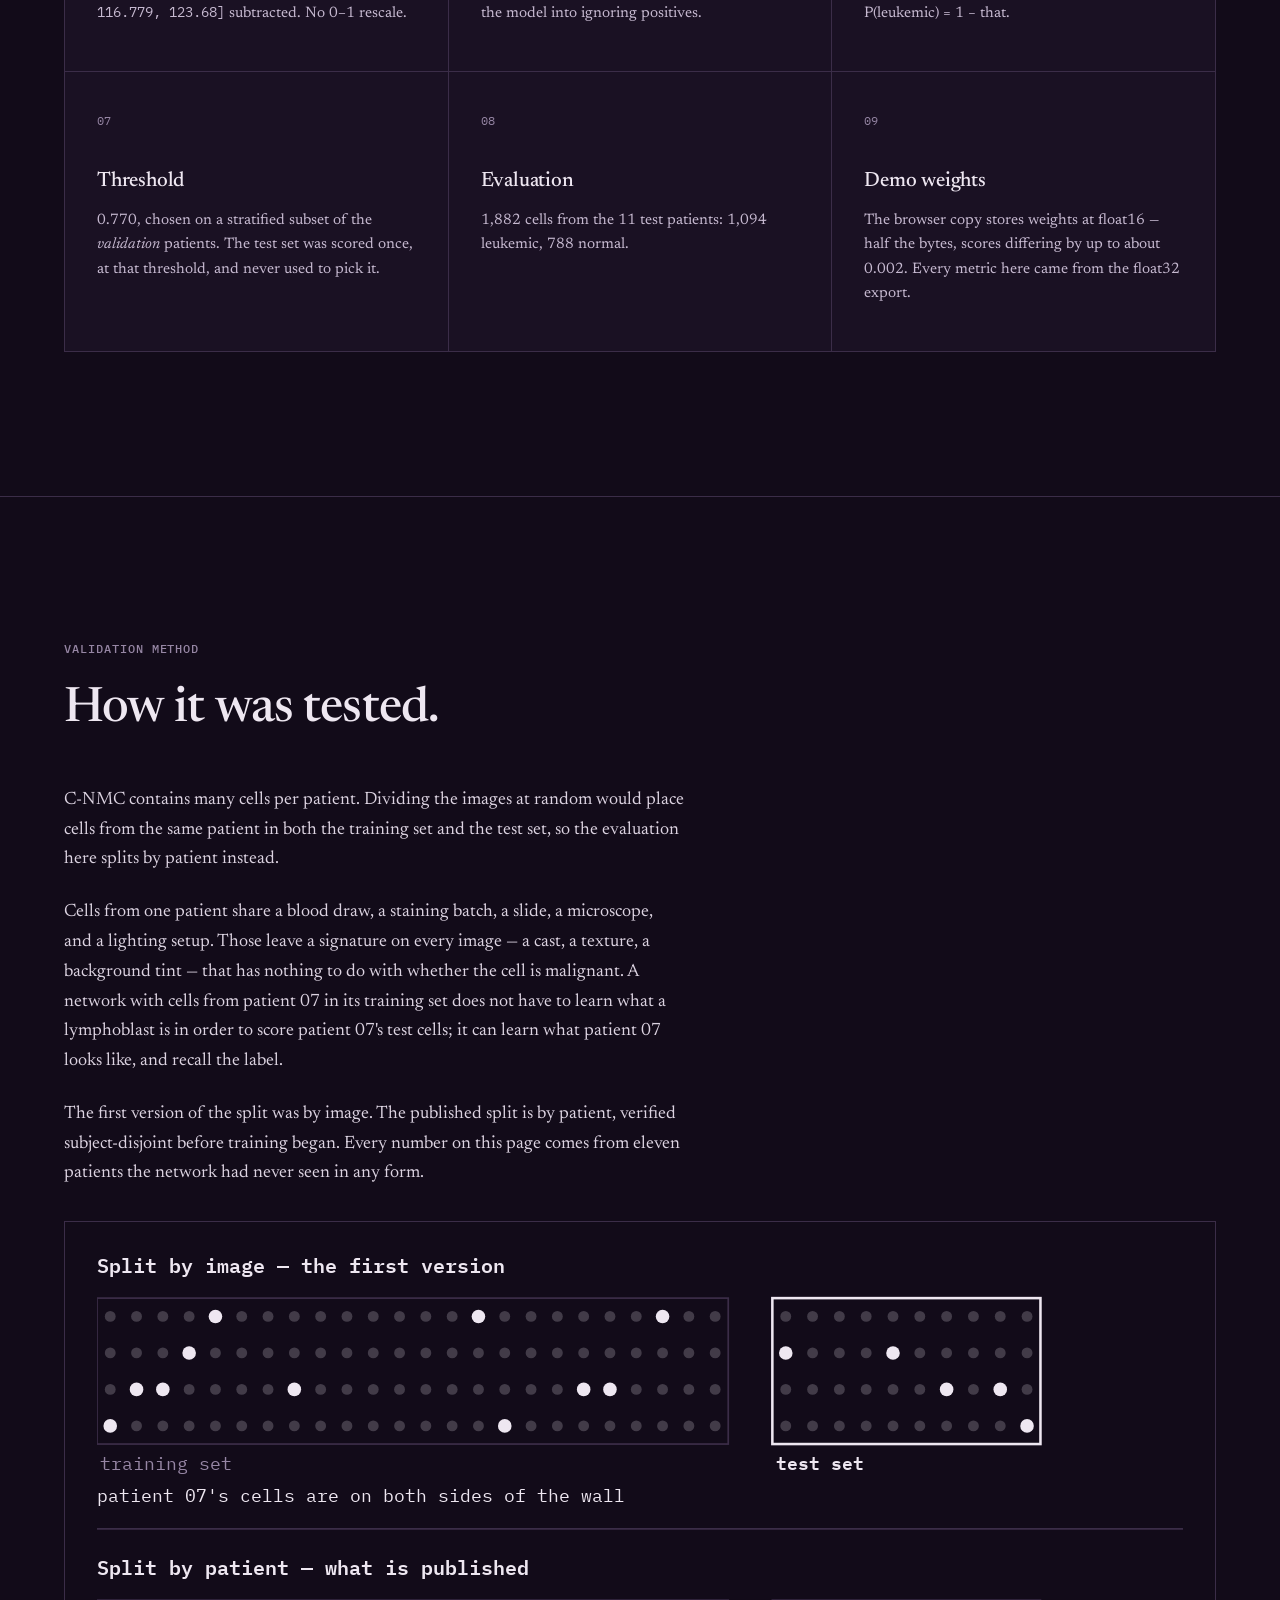
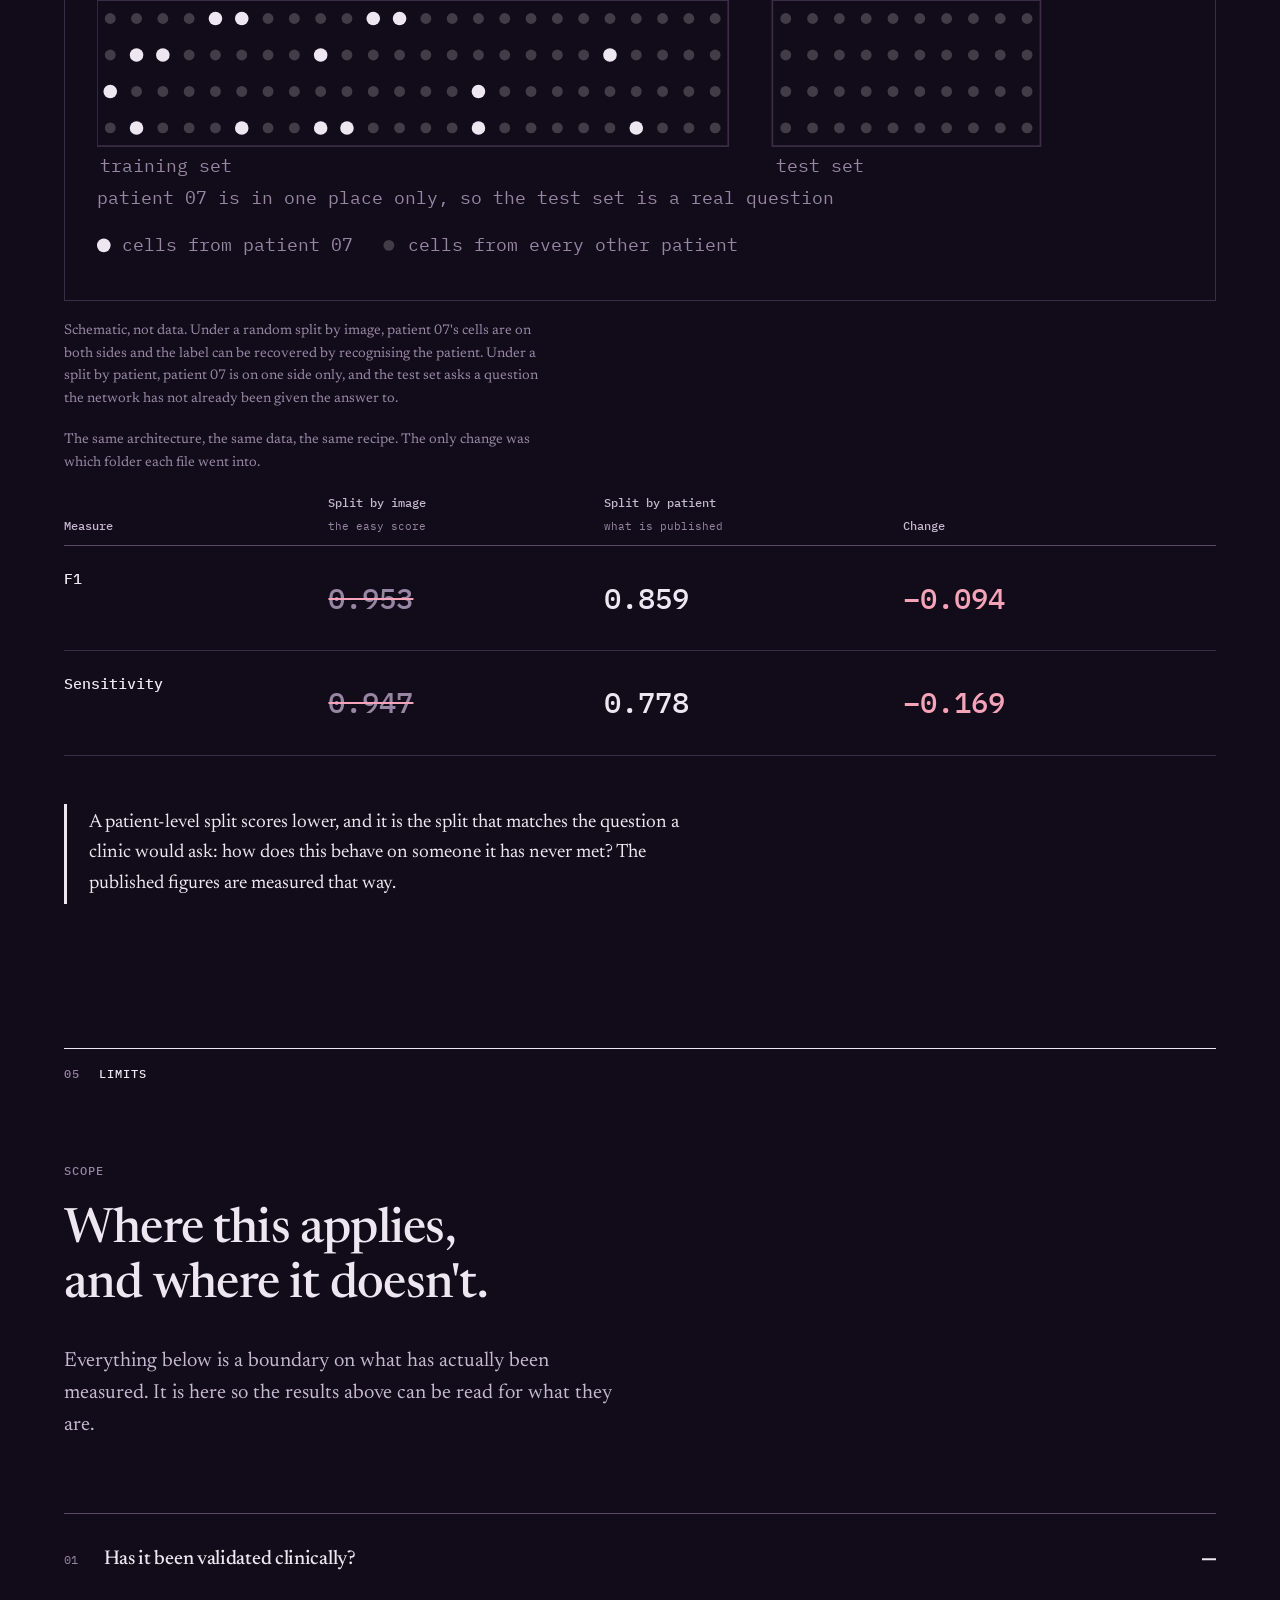
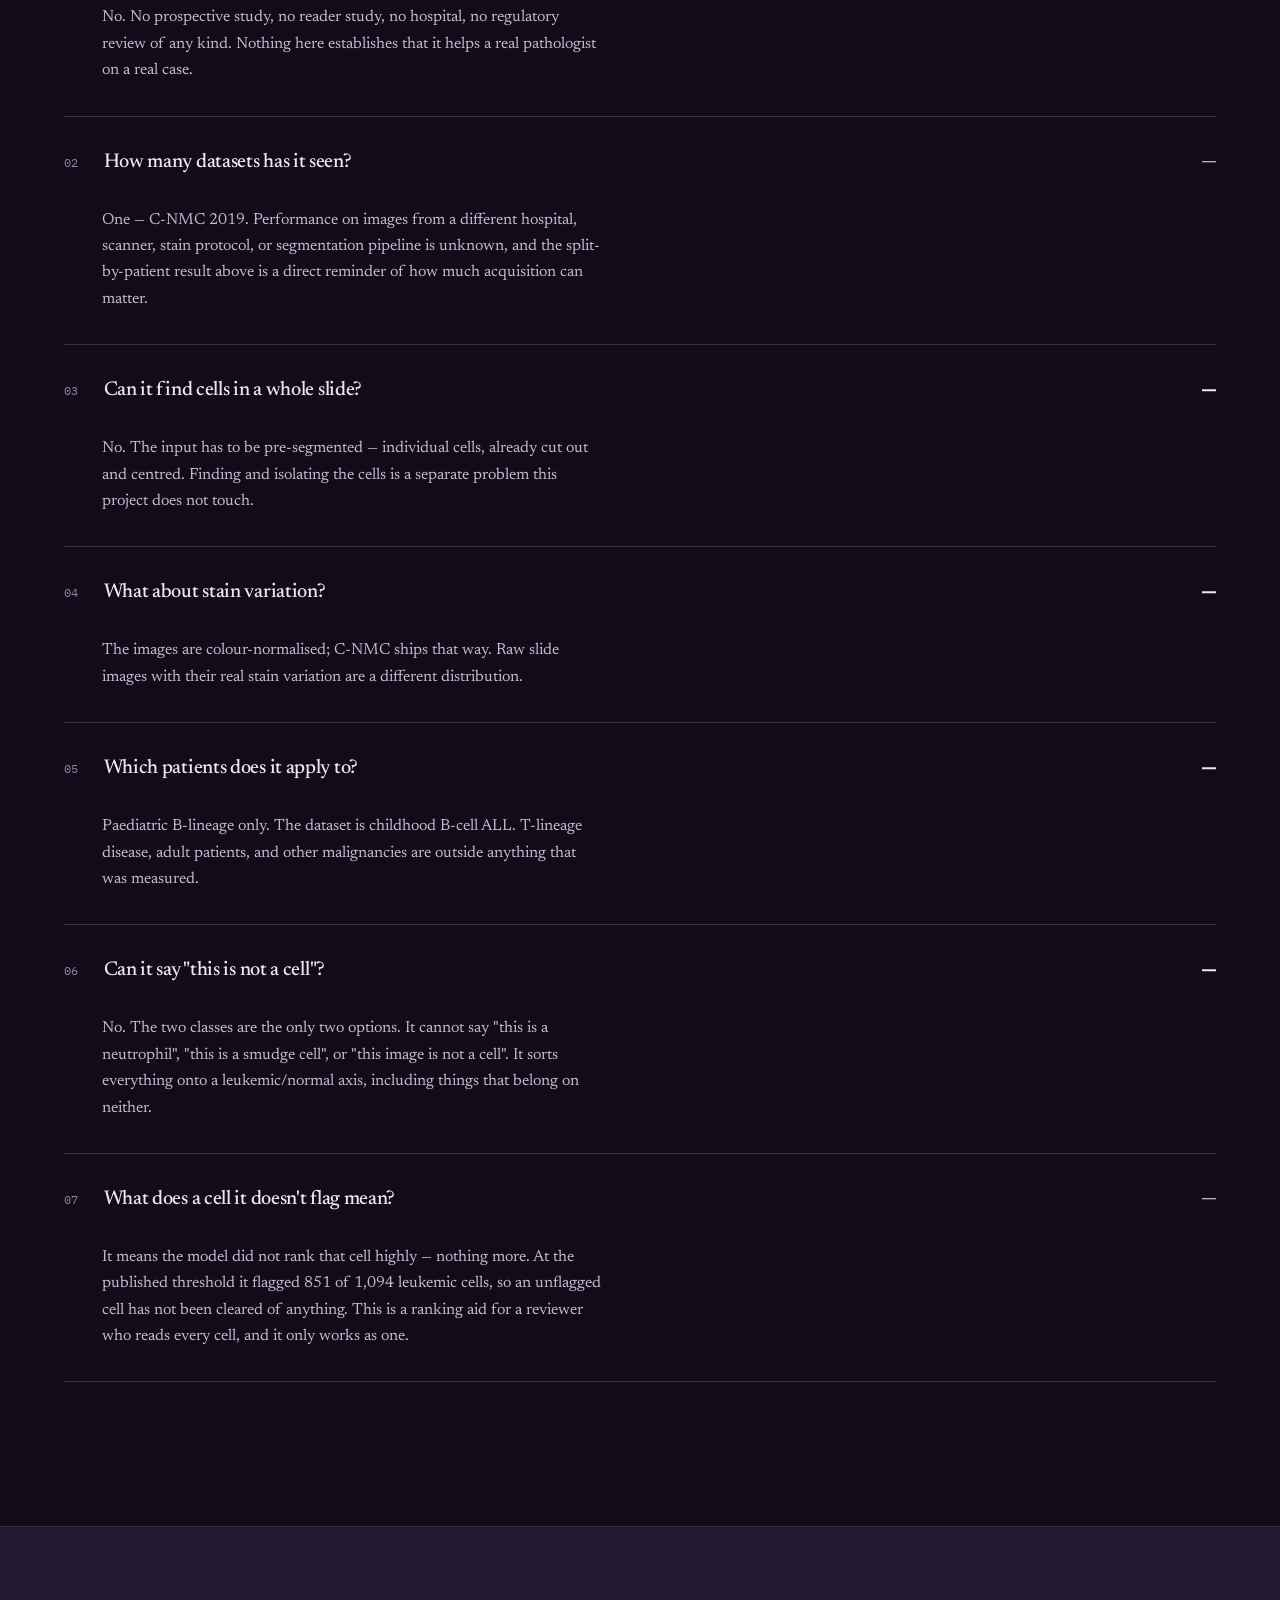
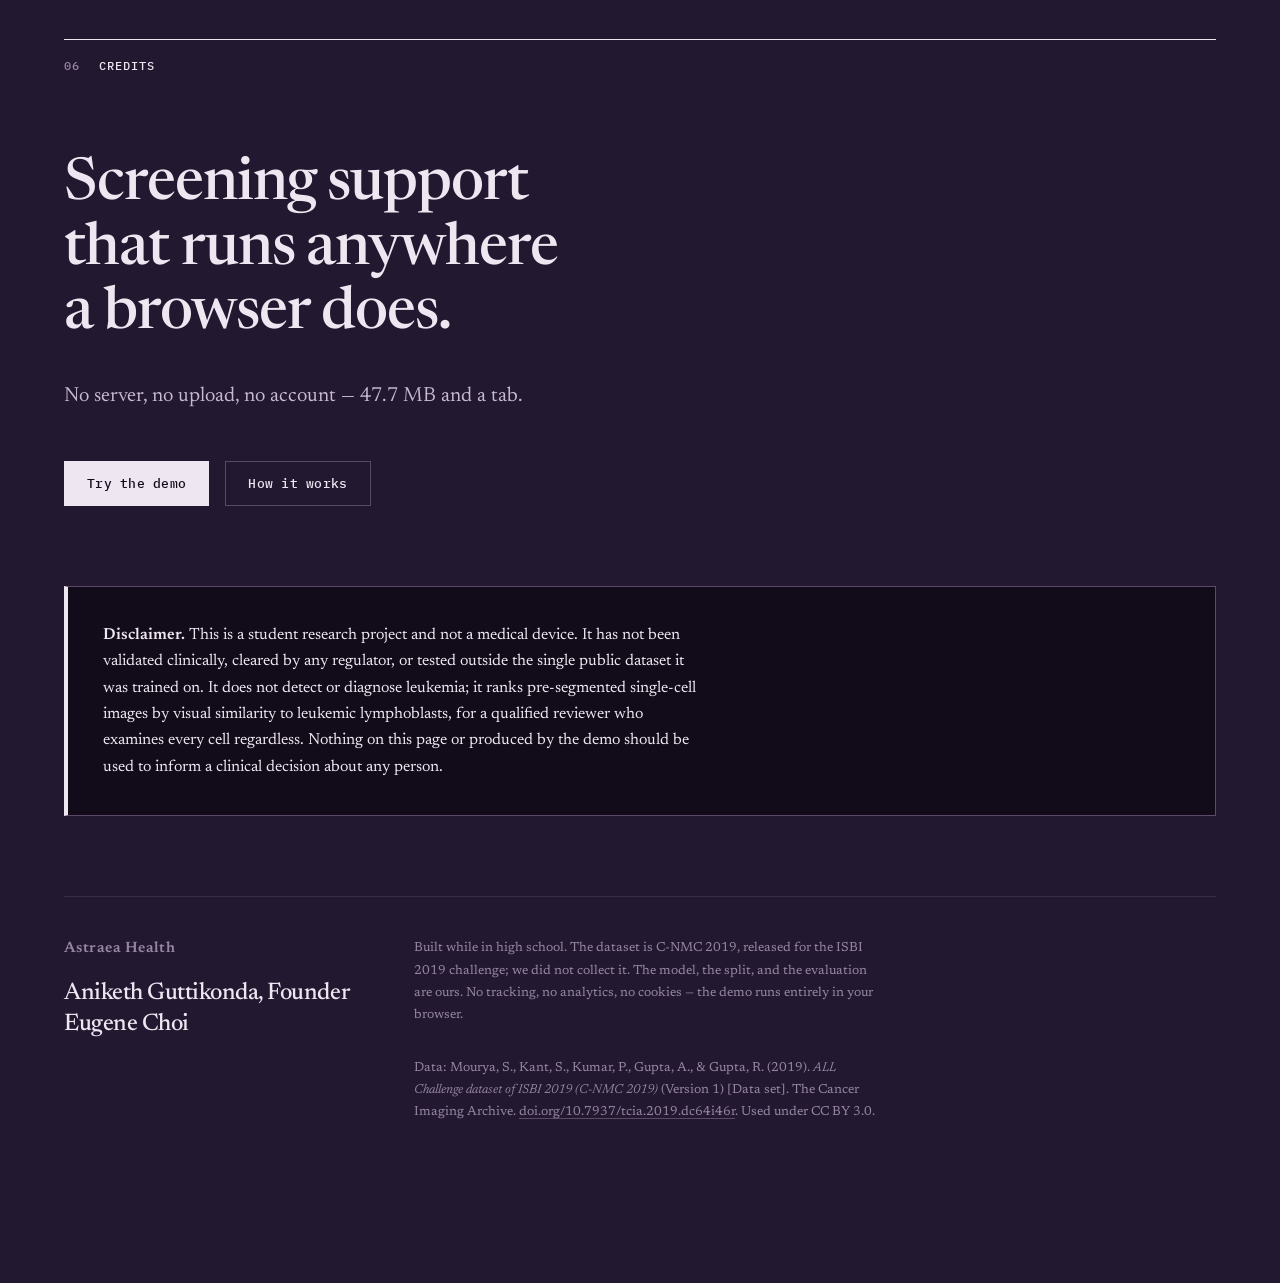
<file: research.html>
<!doctype html>
<html lang="en">
<head>
<meta charset="utf-8">
<meta name="viewport" content="width=device-width, initial-scale=1">
<title>Cell-level triage for leukemia – Astraea Health</title>
<meta name="description" content="A neural network that ranks single white-blood-cell images by resemblance to leukemic lymphoblasts. Precision 0.959, AUC 0.858 on 11 patients held out of training.">

<!-- ══════════════════════════════════════════════════════════════════════════
     SITE URL — the deploy origin. The site has two pages, and each carries
     its own absolute URLs: canonical, og:url and og:image (tagged [SITE URL]
     below), plus the "url" field inside the JSON-LD block, which cannot carry
     a tag because JSON forbids comments.

     The site is served from the custom domain in CNAME. Moving it again
     means editing those in index.html, research.html and demo.html, plus:
         robots.txt    the `Sitemap:` line
         sitemap.xml   all three `<loc>` lines
     The root URL keeps its trailing slash (canonical, og:url, JSON-LD "url"
     and the first <loc>); a canonical that disagrees with the served URL by
     a slash is treated as a different page. URLs ending in a filename take
     no slash: research.html, og-card.png, and the `Sitemap:` line.

     These cannot be collapsed into one runtime constant: Open Graph and
     Twitter scrapers do not execute JavaScript, so the absolute URL has to be
     literal in the markup by the time the page is served.
═══════════════════════════════════════════════════════════════════════════ -->
<link rel="canonical" href="https://astraeahealth.org/research.html"><!-- [SITE URL] -->

<meta property="og:type" content="website">
<meta property="og:site_name" content="Astraea Health">
<meta property="og:title" content="Cell-level triage for leukemia – Astraea Health">
<meta property="og:description" content="A neural network that ranks single white-blood-cell images by resemblance to leukemic lymphoblasts. Precision 0.959, AUC 0.858 on 11 patients held out of training.">
<meta property="og:url" content="https://astraeahealth.org/research.html"><!-- [SITE URL] -->
<meta property="og:locale" content="en_US">
<meta property="og:image" content="https://astraeahealth.org/og-card.png"><!-- [SITE URL] -->
<meta property="og:image:type" content="image/png">
<meta property="og:image:width" content="1200">
<meta property="og:image:height" content="630">
<meta property="og:image:alt" content="A typographic card on a deep violet-black ground: a small violet dot, the title &quot;Cell-level triage for acute lymphoblastic leukemia&quot; in pale ink, a line reading 0.959 precision, 0.858 AUC, 1,882 cells, and beneath it in rose: missed 243 of 1,094 leukemic cells.">

<meta name="twitter:card" content="summary_large_image">
<meta name="twitter:title" content="Cell-level triage for leukemia – Astraea Health">
<meta name="twitter:description" content="A neural network that ranks single white-blood-cell images by resemblance to leukemic lymphoblasts. Precision 0.959, AUC 0.858 on 11 patients held out of training.">

<script type="application/ld+json">
{
  "@context": "https://schema.org",
  "@type": "WebPage",
  "name": "Cell-level triage for acute lymphoblastic leukemia: the research",
  "url": "https://astraeahealth.org/research.html",
  "description": "A neural network that ranks single white-blood-cell images by resemblance to leukemic lymphoblasts. Precision 0.959, AUC 0.858 on 11 patients held out of training.",
  "isPartOf": { "@type": "WebSite", "name": "Astraea Health", "url": "https://astraeahealth.org/" },
  "inLanguage": "en",
  "creator": [
    { "@type": "Person", "name": "Aniketh Guttikonda" },
    { "@type": "Person", "name": "Eugene Choi" }
  ],
  "disambiguatingDescription": "A student research project, not a medical device. It ranks pre-segmented single-cell images by visual similarity to leukemic lymphoblasts for a qualified reviewer; it does not detect or diagnose leukemia and must not inform a clinical decision."
}
</script>
<meta name="color-scheme" content="dark">
<meta name="theme-color" content="#120B19">
<link rel="icon" href="data:image/svg+xml,%3Csvg xmlns='http://www.w3.org/2000/svg' viewBox='0 0 32 32'%3E%3Crect width='32' height='32' fill='%23120B19'/%3E%3Ccircle cx='16' cy='16' r='9' fill='%239A72D8' opacity='.22'/%3E%3Ccircle cx='14' cy='14' r='5.5' fill='%239A72D8'/%3E%3C/svg%3E">
<link rel="preload" href="fonts/newsreader.woff2" as="font" type="font/woff2" crossorigin>
<link rel="preload" href="fonts/ibm-plex-mono-500.woff2" as="font" type="font/woff2" crossorigin>
<link rel="stylesheet" href="style.css">
<script>
/* Runs before first paint. Marks the document as scripted. Anchors that
   belong to the landing page or the demo forward there, keeping the hash,
   in case a link was built against the wrong page. */
(function () {
  var h = (location.hash || '').slice(1);
  if ({ 'demo':1, 'sec-demo':1, 'onward':1 }[h]) { location.replace('demo.html#' + h); return; }
  if ({ 'top':1, 'why':1 }[h]) { location.replace('index.html#' + h); return; }
  document.documentElement.className += ' js';
})();
</script>
</head>
<body>

<a class="skip" href="#main">Skip to content</a>

<!-- ─────────────────────────────  nav  ───────────────────────────── -->
<header class="nav" id="nav">
  <div class="wrap nav__bar">
    <a class="nav__mark" href="index.html">Astraea Health</a>
    <button type="button" class="nav__toggle" id="navToggle"
      aria-expanded="false" aria-controls="navList" hidden>Menu</button>
    <nav class="nav__nav" aria-label="Sections">
      <ul class="nav__list" id="navList">
        <li hidden><a href="index.html#why">Why</a></li><!-- hidden until the Why text is supplied -->
        <li><a href="#what">What it does</a></li>
        <li><a href="#background">Background</a></li>
        <li><a href="#results">Results</a></li>
        <li><a href="#method">Method</a></li>
        <li><a href="#limits">Limits</a></li>
        <li class="nav__demo"><a href="demo.html#demo">Demo</a></li>
      </ul>
    </nav>
  </div>
</header>

<main id="main" class="research">

<header class="research__head">
  <div class="wrap">
    <h1 class="research__title">The research behind Astraea Health</h1>
  </div>
</header>

<!-- ─────────────────────────────  what it does  ───────────────────────────── -->
<div class="group" id="what">
<div class="wrap"><h2 class="runhead"><span class="runhead__i">01</span>What it does</h2></div>

<section class="section section--lead" id="intro">
  <div class="wrap">
    <p class="eyebrow" data-reveal>cell-level triage for leukemia screening</p>
    <h2 class="h-section">
      <span class="mask"><span>The cells that matter most,</span></span>
      <span class="mask"><span>seen first.</span></span>
    </h2>
    <p class="subhead" data-reveal>Acute lymphoblastic leukemia is diagnosed by examining a blood
      smear one cell at a time. This network ranks every cell by how closely it resembles a leukemic
      lymphoblast, so the reviewer reaches the most suspicious ones sooner — running entirely in the
      browser, with no image ever leaving the device.</p>
  </div>
</section>

<!-- ─────────────────────────────  impact  ───────────────────────────── -->
<section class="section" id="impact">
  <div class="wrap">
    <h2 class="h-section">
      <span class="mask"><span>Same cells, same</span></span>
      <span class="mask"><span>reviewer, better order.</span></span>
    </h2>
    <div class="prose" data-reveal>
      <p>The model takes one already-isolated cell image and returns a number between 0 and 1: how
      closely it resembles the leukemic lymphoblasts it was trained on. Run across a smear, those
      numbers give an <strong>order</strong> — the cells most worth a second look, first.</p>
      <p>That is the whole idea, and it is deliberately modest. Nothing is removed from the
      review. Nothing is decided. The reviewer still sees every cell on the slide; they simply
      reach the interesting ones earlier instead of working through in arbitrary order. On a
      slide carrying hundreds of cells, the order you meet them in is most of the work.</p>
      <p>It also runs in a place that matters. The whole network is 47.7 MB and executes inside
      the browser tab, on the visitor's own machine. There is no server, no upload, and no
      account — which means no patient image ever leaves the device it was opened on, and the
      tool works anywhere a browser does.</p>
    </div>
  </div>
</section>

</div>

<!-- ─────────────────────────────  background  ───────────────────────────── -->
<div class="group" id="background">
<div class="wrap"><h2 class="runhead"><span class="runhead__i">02</span>Background</h2></div>

<section class="statement">
  <div class="wrap">
    <p class="eyebrow" data-reveal>background</p>
    <h2 class="h-statement">
      <span class="mask"><span>The hardest part is</span></span>
      <span class="mask"><span>telling two very similar</span></span>
      <span class="mask"><span>cells apart.</span></span>
    </h2>
    <div class="statement__body prose">
      <div data-reveal>
        <p>Acute lymphoblastic leukemia is the most common cancer in children. It begins in the
        bone marrow, which starts producing immature lymphocytes — <em>lymphoblasts</em> — in
        enormous numbers, crowding out the healthy blood cells the body needs.</p>
        <p>Diagnosis starts at a microscope. A stained smear of blood or marrow is examined cell
        by cell, and each cell has to be placed on one side of a line: is this a malignant
        lymphoblast, or something benign?</p>
      </div>
      <div data-reveal>
        <p>That question is much harder than it sounds. Healthy marrow — particularly in children,
        and particularly while recovering from an illness — produces <em>hematogones</em>, entirely
        ordinary immature B-cells. Under the microscope they look very similar to lymphoblasts:
        same rough size, same high ratio of nucleus to cytoplasm, same fine chromatin.</p>
        <p class="lead">Telling them apart reliably is a learned skill that takes years, and the
        people who have it are concentrated in a small number of centres.</p>
      </div>
    </div>
  </div>
</section>


</div>

<!-- ─────────────────────────────  results  ───────────────────────────── -->
<div class="group" id="results">
<div class="wrap"><h2 class="runhead"><span class="runhead__i">03</span>Results</h2></div>

<section class="section" id="sec-results">
  <div class="wrap">
    <p class="eyebrow" data-reveal>measured on held-out patients</p>
    <h2 class="h-section">
      <span class="mask"><span>Eleven patients the</span></span>
      <span class="mask"><span>network had never seen.</span></span>
    </h2>

    <!-- the specimen label and compact field, moved here from the old hero -->
    <div class="plate">
    <div class="specimen" role="group" aria-labelledby="specimen-h">
      <p class="specimen__head" id="specimen-h"><span>held-out test set</span><span>subject-disjoint</span></p>
      <dl>
        <dt>dataset</dt>   <dd>C-NMC 2019 <span>· ISBI challenge, paediatric B-ALL</span></dd>
        <dt>patients</dt>  <dd>11 test <span>· 51 train · 11 validation</span></dd>
        <dt>cells</dt>     <dd>1,882 <span>· 1,094 leukemic · 788 normal</span></dd>
        <dt>split</dt>     <dd>by patient, 70/15/15 <span>· seed</span> 42</dd>
        <dt>threshold</dt> <dd>0.770 <span>· chosen on validation patients</span></dd>
      </dl>
    </div>

    <figure class="minifield">
      <canvas id="minifield" role="img"
        aria-label="A small field of 1,882 marks, one per test cell, with the outcomes interspersed. Upper block, the 1,094 leukemic cells: 851 flagged and 243 missed. Lower block, the 788 normal cells: 36 falsely flagged and 752 cleared."></canvas>
      <ul class="minifield__key">
        <li><span class="key key--tp" aria-hidden="true"></span><b>851</b> flagged</li>
        <li class="is-miss"><span class="key key--fn" aria-hidden="true"></span><b>243</b> missed</li>
        <li><span class="key key--fp" aria-hidden="true"></span><b>36</b> false flags</li>
        <li><span class="key key--tn" aria-hidden="true"></span><b>752</b> cleared</li>
      </ul>
      <figcaption>One mark per test cell. The full field, grouped by outcome, is
      below.</figcaption>
    </figure>
    </div>

    <div class="stats">
      <div class="stat" data-reveal>
        <span class="stat__n" data-count="1882" data-dp="0">1,882</span>
        <p class="stat__c">single cells in the test set, from 11 patients held out of training
        entirely</p>
      </div>
      <div class="stat" data-reveal>
        <span class="stat__n" data-count="0.959" data-dp="3">0.959</span>
        <p class="stat__c">precision — of every 100 cells it flags, about 96 really are
        leukemic</p>
      </div>
      <div class="stat" data-reveal>
        <span class="stat__n" data-count="0.858" data-dp="3">0.858</span>
        <p class="stat__c">ROC AUC — how well it ranks cells, independent of any threshold</p>
      </div>
      <div class="stat" data-reveal>
        <span class="stat__n" data-count="47.7" data-dp="1">47.7</span><span class="unit">MB</span>
        <p class="stat__c">the whole network, downloaded once and run inside your browser</p>
      </div>
    </div>

    <p class="miss-line" data-reveal>At the 0.770 threshold it missed <b>243 of 1,094</b> leukemic
    cells in the test set — sensitivity 0.778. An unflagged cell has not been cleared; the
    reviewer still reads every one.</p>

    <h3 class="h-sub" data-reveal>1,882 cells, and what happened to each one</h3>
    <p class="prose" data-reveal>Every cell in the test set is one mark. The upper block is the
    1,094 cells that actually were leukemic; the lower block is the 788 that were not. Violet is
    a leukemic cell the model flagged, rose a leukemic cell it missed, and a steel ring a normal
    cell it flagged in error.</p>

    <figure class="field" data-reveal>
      <div class="field__canvas-wrap">
        <canvas id="cellfield" role="img"
          aria-label="A field of 1,882 marks, one per cell in the test set. Of the 1,094 leukemic cells, 851 were flagged and 243 were missed. Of the 788 normal cells, 36 were falsely flagged and 752 were correctly cleared."></canvas>
      </div>
      <ul class="legend" id="legend">
        <li><button type="button" data-group="tp">
          <span class="key key--tp" aria-hidden="true"></span>
          <span class="key__n">851</span>
          <span class="key__t">leukemic, flagged</span></button></li>
        <li><button type="button" data-group="fn">
          <span class="key key--fn" aria-hidden="true"></span>
          <span class="key__n">243</span>
          <span class="key__t">leukemic, not flagged</span></button></li>
        <li><button type="button" data-group="fp">
          <span class="key key--fp" aria-hidden="true"></span>
          <span class="key__n">36</span>
          <span class="key__t">normal, falsely flagged</span></button></li>
        <li><button type="button" data-group="tn">
          <span class="key key--tn" aria-hidden="true"></span>
          <span class="key__n">752</span>
          <span class="key__t">normal, cleared</span></button></li>
      </ul>
      <figcaption>Select a group to isolate it. Only 36 of the 788 healthy cells were flagged in
      error, which is what keeps the flagged list worth reading.</figcaption>
    </figure>

    <h3 class="h-sub" data-reveal>The confusion matrix</h3>
    <p class="tcaption" id="matrix-cap" data-reveal>Counts at the decision threshold of 0.770.
    Rows are what the cell was; columns are what the model said.</p>
    <div class="scroll-x" data-reveal>
    <table class="matrix" aria-describedby="matrix-cap">
      <thead>
        <tr><td></td><th scope="col">Model flagged</th><th scope="col">Model did not flag</th><th scope="col" class="tot">Total</th></tr>
      </thead>
      <tbody>
        <tr>
          <th scope="row">Actually leukemic</th>
          <td class="c c--tp"><b>851</b><span>true positives</span></td>
          <td class="c c--fn"><b>243</b><span>false negatives</span></td>
          <td class="c tot">1,094</td>
        </tr>
        <tr>
          <th scope="row">Actually normal</th>
          <td class="c c--fp"><b>36</b><span>false positives</span></td>
          <td class="c c--tn"><b>752</b><span>true negatives</span></td>
          <td class="c tot">788</td>
        </tr>
      </tbody>
      <tfoot>
        <tr><th scope="row" class="tot">Total</th><td class="c tot">887</td><td class="c tot">995</td><td class="c tot">1,882</td></tr>
      </tfoot>
    </table>
    </div>

    <h3 class="h-sub" data-reveal>The metrics</h3>
    <div class="scroll-x" data-reveal>
    <table class="metrics">
      <thead>
        <tr><th scope="col">Measure</th><th scope="col" class="num">Value</th><th scope="col">In cells</th></tr>
      </thead>
      <tbody>
        <tr><th scope="row">Precision</th><td class="num">0.959</td>
          <td>Of the 887 cells it flagged, 851 really were leukemic.</td></tr>
        <tr><th scope="row">Specificity</th><td class="num">0.954</td>
          <td>Of 788 normal cells it cleared 752 and falsely flagged 36.</td></tr>
        <tr><th scope="row">Sensitivity</th><td class="num">0.778</td>
          <td>Of 1,094 leukemic cells it flagged 851.</td></tr>
        <tr><th scope="row">F1</th><td class="num">0.859</td>
          <td>Harmonic mean of precision and sensitivity.</td></tr>
        <tr><th scope="row">ROC AUC</th><td class="num">0.858</td>
          <td>Threshold-independent ranking quality.</td></tr>
        <tr><th scope="row">Accuracy</th><td class="num">0.852</td>
          <td>1,603 of 1,882 cells put on the right side. The least useful line in this table —
          the classes are unbalanced and the two errors are not equally bad.</td></tr>
      </tbody>
    </table>
    </div>

    <p class="prose" data-reveal>Precision is what makes the ordering useful. At the 0.770
    threshold, 96 of every 100 flagged cells really are leukemic, so a reviewer working down the
    flagged list meets real lymphoblasts almost immediately rather than wading through false
    alarms. Sensitivity of 0.778 is the reason this is a starting order and not a filter: the
    reviewer reads the whole slide either way, and the ranking only changes what they see first.</p>
  </div>
</section>

<!-- ─────────────────────────────  full-bleed ROC  ───────────────────────────── -->
<section class="bleed" id="tradeoff">
  <div class="wrap">
    <p class="eyebrow" data-reveal>the full trade-off</p>
    <h2 class="h-section">
      <span class="mask"><span>Every threshold</span></span>
      <span class="mask"><span>is a choice about</span></span>
      <span class="mask"><span>which errors you prefer.</span></span>
    </h2>
    <p class="subhead" data-reveal>Lowering it catches more leukemic cells and raises the false
    alarms a reviewer has to wade through. Raising it does the reverse. 0.770 is one point on
    that curve, and it was chosen on validation patients, never on these.</p>

    <div class="bleed__fig" id="bleedFig">
      <div class="bleed__inner">
        <figure class="roc">
          <div id="roc"></div>
          <figcaption id="roc-caption">ROC on the subject-disjoint test set, AUC 0.858. The
          marked point is the operating threshold of 0.770 — a false-positive rate of 0.046
          for a true-positive rate of 0.778. Curve and operating point are both read off the
          project's own plot, the curve traced to about one pixel.</figcaption>
        </figure>
      </div>
    </div>
  </div>
</section>

</div>

<!-- ─────────────────────────────  method  ───────────────────────────── -->
<div class="group" id="method">
<div class="wrap"><h2 class="runhead"><span class="runhead__i">04</span>Method</h2></div>

<!-- ─────────────────────────────  method cards  ───────────────────────────── -->
<section class="section" id="sec-method">
  <div class="wrap">
    <h2 class="h-section">
      <span class="mask"><span>How it was built,</span></span>
      <span class="mask"><span>in nine decisions.</span></span>
    </h2>

    <div class="cards">
      <div class="card" data-reveal><span class="card__i">01</span>
        <h3 class="h-card">Data</h3>
        <p>C-NMC 2019, the ISBI challenge set of single-cell images from paediatric B-lineage
        ALL, colour-normalised and pre-segmented.</p></div>
      <div class="card" data-reveal><span class="card__i">02</span>
        <h3 class="h-card">Split</h3>
        <p>By patient, 70/15/15, stratified by class, seed 42 — 51 training, 11 validation,
        11 test. Subject-disjointness verified before training, not assumed.</p></div>
      <div class="card" data-reveal><span class="card__i">03</span>
        <h3 class="h-card">Architecture</h3>
        <p>ResNet-50 pretrained on ImageNet, fine-tuned end to end.</p></div>
      <div class="card" data-reveal><span class="card__i">04</span>
        <h3 class="h-card">Input</h3>
        <p>224&times;224&times;3 NHWC float32, Caffe-style: RGB to BGR, then per-channel means
        <span class="mono">[103.939, 116.779, 123.68]</span> subtracted. No 0–1 rescale.</p></div>
      <div class="card" data-reveal><span class="card__i">05</span>
        <h3 class="h-card">Loss</h3>
        <p>Focal loss weighted toward the leukemic class, so the class imbalance could not
        quietly optimise the model into ignoring positives.</p></div>
      <div class="card" data-reveal><span class="card__i">06</span>
        <h3 class="h-card">Output</h3>
        <p>A single sigmoid giving P(normal), since class index 1 is <i>normal</i>. Everything
        here uses P(leukemic) = 1 &minus; that.</p></div>
      <div class="card" data-reveal><span class="card__i">07</span>
        <h3 class="h-card">Threshold</h3>
        <p>0.770, chosen on a stratified subset of the <i>validation</i> patients. The test set
        was scored once, at that threshold, and never used to pick it.</p></div>
      <div class="card" data-reveal><span class="card__i">08</span>
        <h3 class="h-card">Evaluation</h3>
        <p>1,882 cells from the 11 test patients: 1,094 leukemic, 788 normal.</p></div>
      <div class="card" data-reveal><span class="card__i">09</span>
        <h3 class="h-card">Demo weights</h3>
        <p>The browser copy stores weights at float16 — half the bytes, scores differing by up
        to about 0.002. Every metric here came from the float32 export.</p></div>
    </div>
  </div>
</section>

<!-- ─────────────────────────────  validation method  ───────────────────────────── -->
<section class="section" id="validation">
  <div class="wrap">
    <p class="eyebrow" data-reveal>validation method</p>
    <h2 class="h-section">
      <span class="mask"><span>How it was tested.</span></span>
    </h2>

    <div class="prose" data-reveal>
      <p>C-NMC contains many cells per patient. Dividing the images at random would place cells
      from the same patient in both the training set and the test set, so the evaluation here
      splits by patient instead.</p>
      <p>Cells from one patient share a blood draw, a staining batch, a slide, a microscope, and
      a lighting setup. Those leave a signature on every image — a cast, a texture, a background
      tint — that has nothing to do with whether the cell is malignant. A network with cells from
      patient 07 in its training set does not have to learn what a lymphoblast is in order to
      score patient 07's test cells; it can learn what patient 07 looks like, and recall the
      label.</p>
      <p>The first version of the split was by image. The published split is by patient, verified
      subject-disjoint before training began. Every number on this page comes from eleven
      patients the network had never seen in any form.</p>
    </div>

    <figure class="split" data-reveal>
      <div id="splitfig"></div>
      <figcaption>Schematic, not data. Under a random split by image, patient 07's cells are
      on both sides and the label can be recovered by recognising the patient. Under a split
      by patient, patient 07 is on one side only, and the test set asks a question the network
      has not already been given the answer to.</figcaption>
    </figure>

    <p class="tcaption" id="ba-cap" data-reveal>The same architecture, the same data, the same
    recipe. The only change was which folder each file went into.</p>
    <div class="scroll-x" data-reveal>
    <table class="before-after" aria-describedby="ba-cap">
      <thead>
        <tr><th scope="col">Measure</th>
            <th scope="col" class="num">Split by image<span>the easy score</span></th>
            <th scope="col" class="num">Split by patient<span>what is published</span></th>
            <th scope="col" class="num">Change</th></tr>
      </thead>
      <tbody>
        <tr><th scope="row">F1</th>
            <td class="num stale">0.953</td><td class="num live">0.859</td>
            <td class="num delta">&minus;0.094</td></tr>
        <tr><th scope="row">Sensitivity</th>
            <td class="num stale">0.947</td><td class="num live">0.778</td>
            <td class="num delta">&minus;0.169</td></tr>
      </tbody>
    </table>
    </div>

    <p class="kicker" data-reveal>A patient-level split scores lower, and it is the split that
    matches the question a clinic would ask: how does this behave on someone it has never met?
    The published figures are measured that way.</p>
  </div>
</section>

</div>

<!-- ─────────────────────────────  scope  ───────────────────────────── -->
<section class="section group" id="limits">
  <div class="wrap">
    <h2 class="runhead"><span class="runhead__i">05</span>Limits</h2>
    <p class="eyebrow" data-reveal>scope</p>
    <h2 class="h-section">
      <span class="mask"><span>Where this applies,</span></span>
      <span class="mask"><span>and where it doesn't.</span></span>
    </h2>
    <p class="subhead" data-reveal>Everything below is a boundary on what has actually been
    measured. It is here so the results above can be read for what they are.</p>

    <div class="faq" data-reveal>
      <details open><summary><span class="faq__i">01</span>
        <span class="faq__q">Has it been validated clinically?</span>
        <span class="faq__sign" aria-hidden="true"></span></summary>
        <div class="faq__wrap"><div class="faq__inner">
        <p>No. No prospective study, no reader study, no hospital, no regulatory review of any
        kind. Nothing here establishes that it helps a real pathologist on a real case.</p>
        </div></div></details>

      <details open><summary><span class="faq__i">02</span>
        <span class="faq__q">How many datasets has it seen?</span>
        <span class="faq__sign" aria-hidden="true"></span></summary>
        <div class="faq__wrap"><div class="faq__inner">
        <p>One — C-NMC 2019. Performance on images from a different hospital, scanner, stain
        protocol, or segmentation pipeline is unknown, and the split-by-patient result above is a
        direct reminder of how much acquisition can matter.</p>
        </div></div></details>

      <details open><summary><span class="faq__i">03</span>
        <span class="faq__q">Can it find cells in a whole slide?</span>
        <span class="faq__sign" aria-hidden="true"></span></summary>
        <div class="faq__wrap"><div class="faq__inner">
        <p>No. The input has to be pre-segmented — individual cells, already cut out and
        centred. Finding and isolating the cells is a separate problem this project does not
        touch.</p>
        </div></div></details>

      <details open><summary><span class="faq__i">04</span>
        <span class="faq__q">What about stain variation?</span>
        <span class="faq__sign" aria-hidden="true"></span></summary>
        <div class="faq__wrap"><div class="faq__inner">
        <p>The images are colour-normalised; C-NMC ships that way. Raw slide images with their
        real stain variation are a different distribution.</p>
        </div></div></details>

      <details open><summary><span class="faq__i">05</span>
        <span class="faq__q">Which patients does it apply to?</span>
        <span class="faq__sign" aria-hidden="true"></span></summary>
        <div class="faq__wrap"><div class="faq__inner">
        <p>Paediatric B-lineage only. The dataset is childhood B-cell ALL. T-lineage disease,
        adult patients, and other malignancies are outside anything that was measured.</p>
        </div></div></details>

      <details open><summary><span class="faq__i">06</span>
        <span class="faq__q">Can it say "this is not a cell"?</span>
        <span class="faq__sign" aria-hidden="true"></span></summary>
        <div class="faq__wrap"><div class="faq__inner">
        <p>No. The two classes are the only two options. It cannot say "this is a neutrophil",
        "this is a smudge cell", or "this image is not a cell". It sorts everything onto a
        leukemic/normal axis, including things that belong on neither.</p>
        </div></div></details>

      <details open><summary><span class="faq__i">07</span>
        <span class="faq__q">What does a cell it doesn't flag mean?</span>
        <span class="faq__sign" aria-hidden="true"></span></summary>
        <div class="faq__wrap"><div class="faq__inner">
        <p>It means the model did not rank that cell highly — nothing more. At the published
        threshold it flagged 851 of 1,094 leukemic cells, so an unflagged cell has not been
        cleared of anything. This is a ranking aid for a reviewer who reads every cell, and it
        only works as one.</p>
        </div></div></details>
    </div>
  </div>
</section>

<!-- ─────────────────────────────  closing  ───────────────────────────── -->
<footer class="cta group" id="credits">
  <div class="wrap">
    <h2 class="runhead"><span class="runhead__i">06</span>Credits</h2>
    <h2 class="h-statement">
      <span class="mask"><span>Screening support</span></span>
      <span class="mask"><span>that runs anywhere</span></span>
      <span class="mask"><span>a browser does.</span></span>
    </h2>
    <p class="subhead" data-reveal>No server, no upload, no account — 47.7 MB and a tab.</p>
    <div class="btn-row" data-reveal>
      <a class="btn" href="demo.html">Try the demo</a>
      <a class="btn-ghost" href="#sec-method">How it works</a>
    </div>

    <div class="disclaimer disclaimer--foot">
      <p><strong>Disclaimer.</strong> This is a student research project and not a medical device.
      It has not been validated clinically, cleared by any regulator, or tested outside the single
      public dataset it was trained on. It does not detect or diagnose leukemia; it ranks
      pre-segmented single-cell images by visual similarity to leukemic lymphoblasts, for a
      qualified reviewer who examines every cell regardless. Nothing on this page or produced by
      the demo should be used to inform a clinical decision about any person.</p>
    </div>

    <div class="credits" data-reveal>
      <p class="wordmark">Astraea Health</p>
      <p class="credits__names"><span>Aniketh&nbsp;Guttikonda, Founder</span>
      <span>Eugene&nbsp;Choi</span></p>
      <p class="colophon">Built while in high school. The dataset is C-NMC 2019, released for
      the ISBI 2019 challenge; we did not collect it. The model, the split, and the evaluation
      are ours. No tracking, no analytics, no cookies — the demo runs entirely in your
      browser.</p>
      <p class="citation">Data: Mourya, S., Kant, S., Kumar, P., Gupta, A., &amp; Gupta, R.
      (2019). <i>ALL Challenge dataset of ISBI 2019 (C-NMC 2019)</i> (Version 1) [Data set].
      The Cancer Imaging Archive.
      <a href="https://doi.org/10.7937/tcia.2019.dc64i46r">doi.org/10.7937/tcia.2019.dc64i46r</a>.
      Used under CC BY 3.0.</p>
    </div>
  </div>
</footer>

</main>

<script defer src="nav.js"></script>
<script defer src="site.js"></script>
<script defer src="research.js"></script>
</body>
</html>
</file>
<file: style.css>
/* ============================================================================
   Self-hosted, subset to Basic Latin plus the handful of typographic
   characters the copy uses (U+00D7 multiplication, U+2212 true minus, U+00B7
   middle dot, U+2013/2014 dashes, curly quotes, U+2026 ellipsis, U+00A0).
   Newsreader keeps its optical-size axis, so the headline and the body text
   each get the cut drawn for their size, and its weight axis trimmed to the
   400-600 the design uses. Plex Mono has no variable build; three statics.
   ========================================================================= */
@font-face{
  font-family:'Newsreader'; font-style:normal; font-weight:400 600;
  font-display:swap; src:url('fonts/newsreader.woff2') format('woff2');
}
@font-face{
  font-family:'Newsreader'; font-style:italic; font-weight:400 600;
  font-display:swap; src:url('fonts/newsreader-italic.woff2') format('woff2');
}
@font-face{
  font-family:'IBM Plex Mono'; font-style:normal; font-weight:400;
  font-display:swap; src:url('fonts/ibm-plex-mono-400.woff2') format('woff2');
}
@font-face{
  font-family:'IBM Plex Mono'; font-style:normal; font-weight:500;
  font-display:swap; src:url('fonts/ibm-plex-mono-500.woff2') format('woff2');
}
@font-face{
  font-family:'IBM Plex Mono'; font-style:normal; font-weight:600;
  font-display:swap; src:url('fonts/ibm-plex-mono-600.woff2') format('woff2');
}

/* ============================================================================
   Leukemic lymphoblast screening aid — slide-field build

   A deep violet-black ground with pale ink, like a slide under darkfield
   illumination. Three hues, and each one means exactly one thing:
     --violet  a leukemic cell the model flagged
     --rose    a missed call: a leukemic cell the model did not flag
     --steel   benign: a normal cell (here, one flagged in error)
   Nothing structural — links, focus, navigation, buttons — borrows those hues; it
   is all ink, so a colour on this page is always a claim about a cell.
   Reveal states live under html.js-anim, which app.js adds when the motion
   code initialises, so if that script never runs the page is fully visible.
   ========================================================================= */

:root{
  /* ── grounds ─────────────────────────────────────────────────────────────
     A deep violet-black, flat everywhere. Gradients, haze and glow exist only
     inside the rendered cover scene; no page surface carries a gradient, a
     vignette or a shadow. --paper and --paper-2 are the old names for the two
     main grounds and are kept so every rule that reads them follows along. */
  --ground:     #120B19;
  --band:       #221830;            /* statement band, ROC band, footer */
  --raised:     #1A1123;            /* specimen label, demo frame, cards, open menu */
  --paper:      var(--ground);
  --paper-2:    var(--band);

  /* ── ink ─────────────────────────────────────────────────────────────────
     Measured (WCAG 2.x) on ground / raised / band:
       --ink        #EEE7F1  15.94 / 15.10 / 13.97
       --ink-sub    #DCD3E1  13.24 / 12.54 / 11.60
       --ink-soft   #C6B9D0  10.35 /  9.80 /  9.06
       --ink-note   #9686A4   5.74 /  5.44 /  5.03, and at least 4.6 on each
                             confusion-matrix tint below
       --ink-quiet  #9282A0   5.45 on ground, 4.77 on band: the cover's corner
                             annotations and the illustration credit. Those sit
                             over the rendered scene, where haze and the out-of-
                             focus cells lift the ground to about #231A2F at
                             worst; this is the quietest ink that still clears
                             AA against the brightest pixel behind any of them
                             (one step darker, #8A7A98, measured 4.40 there) */
  --ink:        #EEE7F1;
  --ink-sub:    #DCD3E1;
  --ink-soft:   #C6B9D0;
  --ink-note:   #9686A4;
  --ink-quiet:  #9282A0;
  --ink-faint:  rgba(238,231,241,.22);     /* "cleared" dots: deliberately faint, 1.8:1 */
  --hairline:   #3B2D48;
  --rule:       var(--hairline);
  --rule-bold:  #5A4A68;

  /* ── class hues ──────────────────────────────────────────────────────────
     Same three meanings as ever, lifted to read on the dark ground:
       --violet  a leukemic cell the model flagged      5.31 / 5.03 / 4.65
       --steel   a normal cell (flagged in error)       7.30 / 6.91 / 6.40
       --rose    a leukemic cell the model missed       9.92 / 9.39 / 8.69
     They are spaced in brightness as well as hue (violet:steel 1.38,
     steel:rose 1.36, violet:rose 1.87) so a reader who cannot separate the
     hues can still separate the marks. The first attempt had violet and rose
     at nearly equal brightness (1.06); do not let them drift back together. */
  --violet:      #9A72D8;
  --violet-soft: rgba(154,114,216,.12);
  --rose:        #F4A3B9;
  --rose-soft:   rgba(244,163,185,.12);
  --steel:       #7FA4BC;
  --steel-soft:  rgba(127,164,188,.12);

  /* structural colour is ink, never a cell hue */
  --accent:      var(--ink);
  --accent-soft: rgba(238,231,241,.06);

  --serif: 'Newsreader', Georgia, 'Times New Roman', serif;
  --mono:  'IBM Plex Mono', ui-monospace, SFMono-Regular, Menlo, monospace;
  --display: var(--serif);
  --body:    var(--serif);

  --pad: 4rem;
  /* One number for the nav's height, read by the bar itself and by the
     anchor offset below, so a link can never land a heading under it. */
  --nav-h: 56px;
  --maxw: 1440px;
  --ease: cubic-bezier(.22,.61,.36,1);

  color-scheme: dark;
}

*,*::before,*::after{ box-sizing:border-box; }
[hidden]{ display:none !important; }
html{ -webkit-text-size-adjust:100%; }
html{ scroll-padding-top:calc(var(--nav-h) + 24px); }
@media (prefers-reduced-motion:no-preference){ html{ scroll-behavior:smooth; } }
.js-only{ display:none; }
.js .js-only{ display:block; }

body{
  margin:0; background:var(--paper); color:var(--ink);
  font-family:var(--body); font-size:18px; line-height:1.65; font-weight:400;
  font-optical-sizing:auto; font-variant-numeric:lining-nums;
  overflow-wrap:break-word; -webkit-font-smoothing:antialiased;
}

.wrap{ max-width:var(--maxw); margin:0 auto; padding:0 var(--pad); }
.section{ padding:9rem 0; border-top:1px solid var(--rule); }

a{ color:var(--accent); text-decoration:none; border-bottom:1px solid var(--rule-bold);
   transition:border-color .2s var(--ease); }
a:hover{ border-bottom-color:var(--accent); }
:focus-visible{ outline:2px solid var(--accent); outline-offset:3px; border-radius:2px; }

.skip{ position:absolute; left:-9999px; top:0; z-index:200;
       background:var(--ink); color:var(--paper); padding:.7em 1.1em; }
.skip:focus{ left:0; }

/* ── type ────────────────────────────────────────────────────────────────── */
h1,h2,h3{ margin:0; font-family:var(--display); font-weight:500; }

/* labels are mono, set small and tracked, in ink — never a cell hue */
.eyebrow{
  font-family:var(--mono); font-size:.75rem; font-weight:500; text-transform:uppercase;
  color:var(--ink-note); margin:0 0 1.6rem; letter-spacing:.08em; line-height:1.4;
}
.h-statement{ font-size:clamp(2.1rem,4.6vw,3.75rem); line-height:1.06; letter-spacing:-.018em; }
.h-section{ font-size:clamp(1.95rem,3.8vw,3.1rem); line-height:1.08; letter-spacing:-.016em; }
.h-sub{ font-family:var(--display); font-size:1.4rem; font-weight:500; letter-spacing:-.01em;
        margin:6rem 0 1.4rem; padding-bottom:.7rem; border-bottom:1px solid var(--rule); }
.h-card{ font-family:var(--display); font-size:1.3rem; font-weight:500;
         letter-spacing:-.01em; line-height:1.25; }

.subhead{ font-size:clamp(1.05rem,1.6vw,1.3rem); line-height:1.55; color:var(--ink-soft);
          max-width:52ch; margin:2rem 0 0; }
.prose p{ margin:0 0 1.3em; color:var(--ink-sub); max-width:62ch; }
.prose p:last-child{ margin-bottom:0; }
.prose p strong,.prose p b{ font-weight:600; color:var(--ink); }
.prose em,.prose i{ font-style:italic; }
p.prose{ margin:2rem 0 0; color:var(--ink-sub); max-width:62ch; }
div.prose{ margin-top:3rem; }
.lead{ font-size:1.2rem; line-height:1.6; color:var(--ink); }

.kicker{ font-size:1.2rem; line-height:1.6; color:var(--ink); max-width:56ch;
         border-left:3px solid var(--ink); padding:.2em 0 .2em 1.4rem; margin:3rem 0 0; }

.mono,.stat__n,.matrix,.metrics .num,.before-after,
.result__p,.result__plabel,.meter__scale,.progress__txt,.demo__step,
.card__i,.faq__i,.key__n{
  font-family:var(--mono); font-variant-numeric:tabular-nums;
}
.prose .mono,.card .mono{ font-size:.9em; }

/* headline masks — a CSS transition raises the inner span; without JS they simply sit still */
.mask{ display:block; overflow:hidden; padding-bottom:.04em; }
.mask > span{ display:block; }
.mask .w{ display:inline-block; will-change:transform; }
/* section headlines re-wrap on narrow screens; balance them so no word is left alone */
.h-section .mask > span{ text-wrap:balance; }

/* ── buttons ─────────────────────────────────────────────────────────────── */
.btn-row{ display:flex; flex-wrap:wrap; gap:1rem; margin-top:3rem; }
.btn,.btn-ghost{
  display:inline-flex; align-items:center; gap:.6em;
  font-family:var(--mono); font-size:.8125rem; font-weight:500; line-height:1;
  letter-spacing:.02em; padding:1.15em 1.7em; cursor:pointer; border:1px solid var(--ink);
  transition:background .22s var(--ease), color .22s var(--ease),
             border-color .22s var(--ease), transform .22s var(--ease);
}
.btn{ background:var(--ink); color:var(--paper); }
.btn:hover:not(:disabled){ background:var(--paper); border-color:var(--ink);
                           color:var(--ink); transform:translateY(-2px); }
.btn-ghost{ background:transparent; color:var(--ink); border-color:var(--rule-bold); }
.btn-ghost:hover{ border-color:var(--ink); color:var(--ink); transform:translateY(-2px); }
.btn:disabled{ background:transparent; color:var(--ink-faint); border-color:var(--rule);
               cursor:not-allowed; transform:none; }
.btn .dim{ opacity:.65; }
a.btn,a.btn-ghost{ border-bottom-width:1px; }

/* ══ nav ═════════════════════════════════════════════════════════════════
   First thing in the document and sticky, so it is in view from every
   section. Solid paper and one hairline: no blur, no shadow. Its height is
   --nav-h, the same number html's scroll-padding-top reads, so an anchor
   always lands its heading below the bar.
   ═════════════════════════════════════════════════════════════════════ */
.nav{ position:sticky; top:0; z-index:100; background:var(--paper);
      border-bottom:1px solid var(--hairline); }
/* An explicit integer height keeps the bar off fractional pixels, which
   would shift every section below onto a different sub-pixel phase. */
.nav__bar{ display:flex; align-items:center; justify-content:space-between; gap:2rem;
           height:var(--nav-h); }
.nav__mark{ font-family:var(--display); font-size:1.125rem; font-weight:500;
            letter-spacing:-.01em; color:var(--ink); border-bottom:0; white-space:nowrap; }
.nav__list{ list-style:none; margin:0 -.85rem 0 0; padding:0; display:flex; height:var(--nav-h); }
.nav__list li{ display:flex; }
/* a hairline between this page's links and the other page's */
.nav__split{ position:relative; margin-left:.85rem; }
/* Demo is the one destination you act on rather than read, so it sits apart
   at the end of the bar, outlined */
.nav__demo{ margin-left:1.2rem; align-items:center; }
.nav__demo a{ height:32px; border:1px solid var(--rule-bold); color:var(--ink); padding:0 1rem; }
.nav__demo a::after{ display:none; }
.nav__demo a:hover,.nav__demo a[aria-current]{ border-color:var(--ink); }
.nav__split::before{ content:''; position:absolute; left:-.43rem; top:50%; height:14px;
  margin-top:-7px; width:1px; background:var(--rule-bold); }
/* Nav labels are primary navigation set small, so they take --ink-soft
   (6.96:1 on paper), not --ink-note. */
.nav__list a{ position:relative; display:inline-flex; align-items:center; padding:0 .85rem;
  font-family:var(--mono); font-size:.75rem; font-weight:500; letter-spacing:.08em;
  text-transform:uppercase; color:var(--ink-soft); border-bottom:0; white-space:nowrap;
  transition:color .2s var(--ease); }
.nav__list a::after{ content:''; position:absolute; left:.85rem; right:.85rem; bottom:-1px;
  height:2px; background:var(--ink); transform:scaleX(0); transform-origin:left center;
  transition:transform .22s var(--ease); }
.nav__list a:hover,.nav__list a[aria-current]{ color:var(--ink); }
.nav__list a[aria-current]::after{ transform:scaleX(1); }
.nav__mark:focus-visible,.nav__list a:focus-visible{ outline:2px solid var(--ink);
  outline-offset:-4px; }
.nav__toggle{ display:none; appearance:none; background:none; cursor:pointer;
  font-family:var(--mono); font-size:.75rem; font-weight:500; letter-spacing:.08em;
  text-transform:uppercase; color:var(--ink); border:1px solid var(--rule-bold);
  height:36px; padding:0 1rem; }
.nav__toggle:hover{ border-color:var(--ink); }
.nav__toggle[aria-expanded="true"]{ background:var(--ink); color:var(--paper); border-color:var(--ink); }

@media (max-width:899.98px){
  :root{ --nav-h:52px; }
  .js .nav__toggle{ display:inline-flex; align-items:center; }
  /* closed, the list is display:none, so its links leave the tab order */
  .js .nav__nav{ display:none; }
  .js .nav.is-open .nav__nav{ display:block; position:absolute; left:0; right:0;
    top:100%; background:var(--raised); border-bottom:1px solid var(--hairline); }
  .js .nav__list{ flex-direction:column; height:auto; margin:0; padding:.5rem var(--pad) 1rem; }
  .js .nav__list a{ height:48px; padding:0; width:100%; font-size:.8125rem;
    border-bottom:1px solid var(--hairline); }
  .js .nav__list li:last-child a{ border-bottom:0; }
  /* in the column, the split is a gap and a firmer rule, not a tick */
  .js .nav__split{ margin:.6rem 0 0; border-top:1px solid var(--rule-bold); }
  .js .nav__demo{ margin:.6rem 0 0; }
  .js .nav__demo a{ height:48px; border:0; border-top:1px solid var(--rule-bold); padding:0; }
  .js .nav__split::before{ display:none; }
  .js .nav__list a::after{ left:0; right:auto; width:2rem; bottom:10px; }
  /* without JS there is no menu button: the links wrap under the wordmark
     and the bar stops being sticky, since its height is no longer --nav-h */
  html:not(.js) .nav{ position:static; }
  html:not(.js) .nav__bar{ height:auto; flex-wrap:wrap; padding-top:.8rem; padding-bottom:.4rem; gap:.4rem; }
  html:not(.js) .nav__list{ flex-wrap:wrap; height:auto; margin-left:-.85rem; }
  html:not(.js) .nav__list a{ height:40px; }
}

/* ══ loading screen ══════════════════════════════════════════════════════
   The wordmark on paper, and nothing else. It exists only under .js, so
   with scripts off it is never drawn. The head script raises .is-loading
   before first paint and guarantees it is lowered within 3 s; cover.js
   lowers it sooner, on the cell's first frame. pointer-events:none means
   that even mid-fade it cannot catch a click.
   ═════════════════════════════════════════════════════════════════════ */
.loader{ display:none; }
.js .loader{ display:flex; position:fixed; inset:0; z-index:300; align-items:center;
  justify-content:center; background:var(--paper); pointer-events:none;
  opacity:0; visibility:hidden; transition:opacity .6s var(--ease), visibility 0s linear .6s; }
.js.is-loading .loader{ opacity:1; visibility:visible; transition:none; }
.loader__mark{ margin:0; font-family:var(--display); font-size:clamp(1.6rem,3vw,2.2rem);
  font-weight:400; letter-spacing:-.02em; color:var(--ink); }
@media (prefers-reduced-motion:reduce){ .js .loader{ transition:none; } }

/* ══ cover ═══════════════════════════════════════════════════════════════
   The whole landing page. A sticky stage holds the rendered cell; the page
   scrolls natively and cover.js reads how far through the cover it is. The
   type is annotation pinned to the stage's corners: the wordmark and its
   sentence bottom-left, the supporting lines in small mono at the edges,
   the illustration credit bottom-right at footnote weight. Three labels on
   thin pointer lines name the parts of the illustrated cell.

   Everything atmospheric (haze, glow, the out-of-focus cells) is drawn
   inside the canvas. The page surface itself is flat --ground.

   Without JS the stage is an ordinary block: no canvas, no labels, and the
   text stacks in reading order.
   ═════════════════════════════════════════════════════════════════════ */
.cover{ position:relative; }
.cover__stage{ position:relative; padding:4rem var(--pad) 3rem; }
.cover__cell,.cover__field,.cover__pointers,.cover__parts{ display:none; }

.js .cover{ height:170vh; height:170svh; }
.js .cover__stage{ position:sticky; top:var(--nav-h); padding:0; overflow:hidden;
  background:var(--ground);
  height:calc(100vh - var(--nav-h)); height:calc(100svh - var(--nav-h)); }
.js .cover__cell{ display:block; position:absolute; inset:0; width:100%; height:100%; }
.js .cover__field{ position:absolute; top:0; left:42%; width:58%; height:100%; }
.cover--field .cover__cell{ display:none; }
.cover--field .cover__field{ display:block; }

/* the pointer lines and the three part labels, placed by cover.js on every
   frame from the projected anatomy of the cell */
.cover--cell .cover__pointers{ display:block; position:absolute; inset:0; width:100%; height:100%;
  pointer-events:none; overflow:visible; }
.cover__pointers line,.cover__pointers polyline{ stroke:var(--ink-quiet); stroke-width:1; fill:none; }
.cover__pointers circle{ fill:var(--ink-soft); }
.cover--cell .cover__parts{ display:block; list-style:none; margin:0; padding:0; }
.cover__parts li{ position:absolute; left:0; top:0; margin:0; white-space:nowrap;
  font-family:var(--mono); font-size:.6875rem; letter-spacing:.1em; text-transform:uppercase;
  line-height:1; color:var(--ink-soft); will-change:transform; }
.cover__parts li[hidden]{ display:none; }

/* type */
.cover__name{ font-family:var(--display); font-weight:400; font-size:clamp(3rem,7.6vw,7.25rem);
  line-height:.92; letter-spacing:-.035em; color:var(--ink); margin:0; }
.cover__name span{ display:block; }
.cover__line{ margin:1.6rem 0 0; max-width:34ch; font-size:clamp(1.05rem,1.45vw,1.3rem);
  line-height:1.5; color:var(--ink-soft); }
.cover .btn-row{ margin-top:1.8rem; }
/* instrument readout: the supporting lines, in the quietest ink that
   clears AA on the ground (--ink-quiet, 4.89:1) */
.cover__note,.cover__credit{ margin:1.2rem 0 0; font-family:var(--mono); font-size:.6875rem;
  font-weight:400; letter-spacing:.08em; text-transform:uppercase; line-height:1.65;
  color:var(--ink-quiet); max-width:32ch; }

.js .cover__main{ position:absolute; left:var(--pad); bottom:7rem; z-index:2; max-width:40rem; }
.js .cover__note,.js .cover__credit{ position:absolute; z-index:2; margin:0; }
.js .cover__note--tl{ top:1.6rem; left:var(--pad); }
.js .cover__note--tr{ top:1.6rem; right:var(--pad); text-align:right; }
.js .cover__note--bl{ bottom:1.6rem; left:var(--pad); }
.js .cover__credit{ bottom:1.6rem; right:var(--pad); text-align:right; max-width:30ch; }
/* the credit describes the rendered cell; without JS there is no cell, and
   the 2D fallback is not that cell, so in both cases it is not shown */
.cover--field .cover__credit,html:not(.js) .cover__credit{ display:none; }

@media (max-width:759.98px){
  .js .cover__field{ left:0; width:100%; height:46%; }
  .js .cover__note--tl,.js .cover__note--tr{ top:1rem; max-width:46%; }
  .js .cover__note--bl,.js .cover__credit{ bottom:1rem; max-width:46%; }
  .js .cover__main{ bottom:7.2rem; right:var(--pad); }
  .cover__line{ margin-top:1rem; }
  .cover .btn-row{ margin-top:1.2rem; }
  .cover__parts li{ font-size:.625rem; }
}
@media (max-height:620px) and (min-width:760px){
  .js .cover__main{ bottom:3.6rem; }
  .cover__name{ font-size:clamp(2.6rem,6vw,4.5rem); }
}

/* ══ onward ══════════════════════════════════════════════════════════════ */
.onward .miss-line{ margin-top:0; }
.onward__text{ margin:2rem 0 0; max-width:52ch; font-size:1.1rem; line-height:1.6;
  color:var(--ink-sub); }

/* ══ research page ═══════════════════════════════════════════════════════ */
.research__head .wrap{ padding-top:5rem; padding-bottom:4rem; }
.research__title{ font-family:var(--display); font-weight:400; margin:0;
  font-size:clamp(2.4rem,5vw,4.5rem); line-height:1; letter-spacing:-.03em; max-width:16ch; }
#background > .wrap:first-child + .statement{ border-top:0; }
#background > .wrap:first-child{ padding-bottom:3rem; }

/* ══ groups and running heads ════════════════════════════════════════════
   Each nav destination is a group, opened by a running head: an index and
   a name in mono on an ink rule, like the head of a page in a paper.
   ═════════════════════════════════════════════════════════════════════ */
.runhead{ display:flex; align-items:baseline; gap:1.2rem; margin:0;
  padding:1.1rem 0 0; border-top:1px solid var(--ink);
  font-family:var(--mono); font-size:.75rem; font-weight:500; letter-spacing:.08em;
  text-transform:uppercase; line-height:1.4; color:var(--ink); }
.runhead__i{ color:var(--ink-note); font-variant-numeric:tabular-nums; }
/* A running head usually follows a section that already ends in 9rem of
   paper, so it adds none of its own. The exception is Method, which follows
   the dark ROC band and needs paper of its own before its rule. */
.group > .wrap:first-child{ padding-top:0; }
#method > .wrap:first-child{ padding-top:7rem; }
/* While Why is hidden, What it does follows the cover directly, which ends
   in only 2.5rem of paper. Reverts by itself when Why is shown again. */
.why[hidden] + .group > .wrap:first-child{ padding-top:7rem; }
.group > .wrap:first-child + .section{ border-top:0; padding-top:5rem; }
#limits.group{ padding-top:0; border-top:0; }
#limits.group .runhead,.cta.group .runhead{ margin-bottom:5rem; }
.cta.group .wrap{ padding-top:7rem; }

/* ══ why ═════════════════════════════════════════════════════════════════
   A different register from the rest of the page: someone talking. Larger
   type, looser leading, a narrow measure, no figures and no marks, and
   plenty of paper on both sides so it reads as a pause.
   ═════════════════════════════════════════════════════════════════════ */
.why .wrap{ padding-top:7rem; padding-bottom:14rem; }
.why__body{ margin:12rem 0 0 calc(25% - 2rem); max-width:33em; }
.why__body p{ margin:0 0 1.2em; font-size:clamp(1.2rem,1.65vw,1.4375rem); line-height:1.78;
  color:var(--ink); }
.why__body p:last-child{ margin-bottom:0; }
@media (max-width:980px){ .why__body{ margin-left:0; } }
@media (max-width:820px){
  .why .wrap{ padding-bottom:8rem; }
  .why__body{ margin-top:6rem; }
  #method > .wrap:first-child,.cta.group .wrap,
  .why[hidden] + .group > .wrap:first-child{ padding-top:4.5rem; }
  .group > .wrap:first-child + .section{ padding-top:3.5rem; }
  #limits.group .runhead,.cta.group .runhead{ margin-bottom:3.5rem; }
}

/* the miss rate, stated in words directly under the Results figures */
.miss-line{ margin:3rem 0 0; max-width:60ch; padding:.2em 0 .2em 1.2rem;
  border-left:3px solid var(--rose); color:var(--ink); font-size:1.15rem; line-height:1.55; }
.miss-line b{ font-family:var(--mono); font-weight:600; color:var(--rose);
  font-variant-numeric:tabular-nums; font-size:.92em; }

/* ── specimen label: reads like the paper label on a microscope slide ────── */
.specimen{ border:1px solid var(--ink); background:var(--raised); font-family:var(--mono);
  font-variant-numeric:tabular-nums; font-size:.78rem; line-height:1.45; }
.specimen__head{ display:flex; justify-content:space-between; gap:1rem; margin:0;
  padding:.6rem .9rem; background:var(--ink); color:var(--paper);
  font-size:.7rem; font-weight:500; letter-spacing:.1em; text-transform:uppercase; }
.specimen dl{ margin:0; display:grid; grid-template-columns:auto minmax(0,1fr); }
.specimen dt,.specimen dd{ margin:0; padding:.5rem .9rem; border-top:1px solid var(--rule-bold); }
.specimen dl > :nth-child(-n+2){ border-top:0; }
.specimen dt{ color:var(--ink-note); text-transform:uppercase; letter-spacing:.08em;
  font-size:.68rem; padding-top:.62rem; border-right:1px solid var(--rule-bold); }
.specimen dd{ color:var(--ink); }
.specimen dd span{ color:var(--ink-note); }

/* ── the compact cell field ──────────────────────────────────────────────── */
.minifield{ margin:1.1rem 0 0; }
#minifield{ display:block; width:100%; height:auto; }
.minifield__key{ list-style:none; margin:.7rem 0 0; padding:0; display:flex; flex-wrap:wrap;
  gap:.35rem 1.1rem; font-family:var(--mono); font-size:.72rem; color:var(--ink-soft);
  font-variant-numeric:tabular-nums; }
.minifield__key li{ display:flex; align-items:center; gap:.45em; }
.minifield__key .key{ width:8px; height:8px; }
.minifield__key .key--fp{ border-width:1.5px; }
.minifield__key b{ font-weight:600; color:var(--ink); }
.minifield__key .is-miss,.minifield__key .is-miss b{ color:var(--rose); }
.minifield figcaption{ margin-top:.5rem; font-size:.8rem; }

/* the label and the compact field sit side by side at the top of Results */
.plate{ display:grid; grid-template-columns:minmax(0,.85fr) minmax(0,1.15fr);
        gap:2.5rem 4rem; align-items:start; margin-top:4rem; }
.plate .minifield{ margin:0; }
@media (max-width:980px){
  .plate{ grid-template-columns:minmax(0,1fr); }
  .plate .specimen{ max-width:560px; }
}

/* ── statement band ──────────────────────────────────────────────────────── */
.statement{ background:var(--paper-2); border-top:1px solid var(--rule); }
.statement .wrap{ padding-top:9rem; padding-bottom:9rem; }
.statement .h-statement{ max-width:18ch; }
.statement__body{ margin-top:3.5rem; display:grid;
                  grid-template-columns:repeat(2,minmax(0,1fr)); gap:2.5rem; max-width:70rem; }

/* ── stats ───────────────────────────────────────────────────────────────── */
.stats{ display:grid; grid-template-columns:repeat(4,minmax(0,1fr)); gap:0;
        margin-top:4.5rem; border-top:1px solid var(--rule-bold); }
.stat{ padding:2.6rem 2rem 0 0; border-right:1px solid var(--rule); }
.stat:last-child{ border-right:0; }
.stat__n{ display:inline-block; font-size:clamp(2.75rem,6vw,4.5rem); font-weight:500;
          line-height:1; letter-spacing:-.03em; color:var(--ink); }
.stat .unit{ font-family:var(--mono); font-size:clamp(1.15rem,2.5vw,1.9rem); line-height:1;
             color:var(--ink-note); margin-left:.2em; letter-spacing:-.01em; }
.stat__c{ margin:1.2rem 0 0; font-size:.8125rem; line-height:1.5; color:var(--ink-note);
          max-width:24ch; }
.stat--flag .stat__n{ color:var(--rose); }

/* ── method cards ────────────────────────────────────────────────────────── */
.cards{ display:grid; grid-template-columns:repeat(3,minmax(0,1fr)); gap:1px;
        background:var(--rule); border:1px solid var(--rule); margin-top:4.5rem; }
.card{ background:var(--raised); padding:2.4rem 2rem 2.8rem;
       transition:background .22s var(--ease); }
.card:hover{ background:var(--paper-2); }
.card__i{ font-size:.75rem; color:var(--ink-note); display:block; margin-bottom:2.4rem; }
.card p{ margin:.9rem 0 0; font-size:.95rem; line-height:1.6; color:var(--ink-soft); }

/* ── full-bleed band ─────────────────────────────────────────────────────── */
.bleed{ background:var(--band); color:var(--ink); overflow:hidden; padding:8rem 0; }
.bleed .eyebrow{ color:var(--ink-note); }
.bleed .h-section{ color:var(--ink); max-width:22ch;
                   font-size:clamp(1.9rem,3vw,2.7rem); }
.bleed .subhead{ color:var(--ink-soft); }
.bleed__fig{ margin-top:4rem; }
.bleed__inner{ background:var(--ground); border:1px solid var(--hairline);
               padding:2.5rem; }
@media (min-width:1000px){
  .bleed .wrap{ display:grid; grid-template-columns:minmax(0,1fr) minmax(0,1fr);
                gap:0 5rem; align-items:start; }
  .bleed .eyebrow  { grid-column:1; grid-row:1; }
  .bleed .h-section{ grid-column:1; grid-row:2; }
  .bleed .subhead  { grid-column:1; grid-row:3; }
  .bleed__fig      { grid-column:2; grid-row:1 / 4; margin-top:0; }
}
.bleed figcaption{ color:var(--ink-note); }
.bleed #roc{ background:transparent; border:0; padding:0; }

/* ── demo ────────────────────────────────────────────────────────────────── */
.demo-frame{ margin-top:4.5rem; border:1px solid var(--rule-bold); background:var(--raised); }

/* the disclaimer: never revealed on scroll, never dimmed */
.disclaimer{
  padding:2.2rem; background:var(--paper-2);
  border-bottom:1px solid var(--rule); border-left:4px solid var(--ink);
  opacity:1 !important; transform:none !important;
}
.disclaimer p{ margin:0; font-size:1.05rem; line-height:1.65; color:var(--ink); max-width:66ch; }
/* the closing disclaimer sits on its own, not inside the demo frame */
.disclaimer--foot{
  margin:5rem 0 0; background:var(--paper);
  border:1px solid var(--rule-bold); border-left:4px solid var(--ink); border-bottom:1px solid var(--rule-bold);
}
.disclaimer--foot p{ font-size:1rem; }
.disclaimer strong{ font-weight:600; }

.demo__note{ padding:2rem 2.2rem; border-bottom:1px solid var(--rule); }
.demo__note p{ margin:0; font-size:1rem; line-height:1.65; color:var(--ink-sub); max-width:none; }
.demo__note b{ color:var(--ink); font-weight:600; }

.ack{ display:flex; gap:1.1em; align-items:flex-start; padding:2rem 2.2rem;
      border-bottom:1px solid var(--rule); }
.ack input{ margin:.32em 0 0; width:18px; height:18px; accent-color:var(--accent); flex:none; }
.ack label{ font-size:.98rem; line-height:1.6; color:var(--ink-sub); }

.demo__grid{ display:grid; grid-template-columns:1fr 1fr; gap:1px; background:var(--rule);
             border-bottom:1px solid var(--rule); }
.demo__col{ background:var(--raised); padding:2.2rem; }
.demo__step{ font-size:.75rem; color:var(--ink-note); margin:0 0 1.4rem; }
.demo__hint{ font-size:.85rem; color:var(--ink-note); margin:1.2rem 0 0 !important; line-height:1.55; }
.demo__hint.ok{ color:var(--accent); }
.demo__hint.bad{ color:var(--rose); }

.filelabel{ display:block; }
.filelabel input{ position:absolute; width:1px; height:1px; opacity:0; }
.dropzone{ display:flex; flex-direction:column; align-items:center; justify-content:center;
           gap:.7em; padding:2.6rem 1.4rem; text-align:center; cursor:pointer;
           background:var(--paper-2); border:1px dashed var(--rule-bold);
           transition:border-color .2s var(--ease), background .2s var(--ease), transform .2s var(--ease); }
.dropzone__label{ font-size:.9375rem; font-weight:500; color:var(--ink); }
.dropzone__hint{ font-size:.8125rem; color:var(--ink-note); }
.dropzone:hover{ border-color:var(--accent); background:var(--accent-soft); }
.filelabel input:focus-visible + .dropzone{ outline:2px solid var(--accent); outline-offset:3px; }
.dropzone.is-dragover{ border-color:var(--accent); border-style:solid;
                       background:var(--accent-soft); transform:scale(1.01); }
.filelabel input:disabled + .dropzone{ opacity:.45; cursor:not-allowed; }
.filelabel input:disabled + .dropzone:hover{ background:var(--paper-2); border-color:var(--rule-bold); }

.progress{ margin-top:1.3rem; }
.progress__bar{ height:3px; background:var(--rule); overflow:hidden; }
.progress__bar i{ display:block; height:100%; width:0; background:var(--accent);
                  transition:width .3s var(--ease); }
.progress__txt{ font-size:.75rem; color:var(--ink-note); margin:.7em 0 0; }

.result{ display:grid; grid-template-columns:auto minmax(0,1fr); gap:3rem;
         padding:2.6rem 2.2rem; background:var(--paper-2); }
.result__img{ display:flex; flex-direction:column; align-items:center; gap:1rem; }
#preview{ display:block; width:min(340px,58vw); height:auto; aspect-ratio:1;
          background:var(--paper); border:1px solid var(--rule-bold);
          transition:border-color .3s var(--ease), box-shadow .3s var(--ease); }
.result.is-flagged #preview{ border-color:var(--violet); }
.result__img p.mono{ margin:0; font-size:.72rem; color:var(--ink-note); }

.result__verdict{ font-family:var(--display); font-size:clamp(1.6rem,2.6vw,2.2rem);
  font-weight:500; letter-spacing:-.025em; line-height:1.1; margin:0 0 .7em !important;
  color:var(--accent); }
.result.is-flagged .result__verdict{ color:var(--violet); }
.result__prob{ margin:0 0 1.6em !important; }
.result__p{ display:block; font-size:clamp(3rem,7vw,4.75rem); font-weight:500;
  line-height:1; letter-spacing:-.04em; color:var(--ink); }
.result.is-flagged .result__p{ color:var(--violet); }
.result__plabel{ display:block; font-size:.78rem; color:var(--ink-note); margin-top:1em; }

.meter{ margin-bottom:1.7em; }
.meter__track{ position:relative; height:8px; background:var(--rule); }
.meter__track i{ display:block; height:100%; width:100%; background:var(--accent);
  transform:scaleX(0); transform-origin:left center;
  transition:transform .42s var(--ease), background .3s var(--ease); }
.result.is-flagged .meter__track i{ background:var(--violet); }
/* left comes from THRESHOLD in app.js; 77% is only a pre-script fallback */
.meter__track u{ position:absolute; top:-5px; bottom:-5px; left:var(--thr, 77%); width:2px;
  background:var(--ink); text-decoration:none; z-index:2; }
.meter__scale{ position:relative; display:flex; justify-content:space-between;
  font-size:.7rem; color:var(--ink-note); margin:.7em 0 0 !important; }
.meter__scale span:nth-child(2){ position:absolute; left:0; right:0; text-align:center; }

.result__caveat{ font-size:.9rem; line-height:1.6; color:var(--ink-sub);
  border-left:3px solid var(--ink); padding-left:1.2em; margin:0 !important; }

.demo__error{ margin:0 !important; padding:2rem 2.2rem; font-size:.96rem; line-height:1.6;
  background:var(--rose-soft); border-top:1px solid var(--rose); color:var(--ink); }
.demo__error b{ display:block; margin-bottom:.4em; }
.demo__error code{ font-family:var(--mono); font-size:.88em; background:var(--paper);
  padding:.12em .45em; border:1px solid var(--rule); }

/* ── figures, legend, tables ─────────────────────────────────────────────── */
.field,.split,.roc{ margin:2rem 0 0; }
.field__canvas-wrap,#roc,#splitfig{ background:var(--paper); border:1px solid var(--rule);
                                    padding:2rem; }
#cellfield{ display:block; width:100%; height:auto; }
#roc{ max-width:470px; }
#roc svg,#splitfig svg{ display:block; width:100%; height:auto; }
.roc-pending{
  margin:0; padding:3.5rem 1rem; text-align:center;
  font-family:var(--mono); font-size:.8rem; color:var(--ink-note);
  border:1px dashed var(--hairline);
}
figcaption,.tcaption,caption{ font-family:var(--body); font-size:.875rem; line-height:1.6;
  color:var(--ink-note); max-width:62ch; }
figcaption{ margin-top:1.2rem; }
.tcaption{ margin:1.2rem 0 .4rem !important; }
caption{ caption-side:top; text-align:left; margin-bottom:1rem; }

.legend{ list-style:none; margin:1.4rem 0 0; padding:0; display:grid;
  grid-template-columns:repeat(4,1fr); gap:1px; background:var(--rule);
  border:1px solid var(--rule); }
.legend li{ background:var(--paper); }
.legend button{ width:100%; height:100%; display:grid; align-content:start;
  grid-template-columns:13px minmax(0,1fr); column-gap:.75em; row-gap:.3em;
  background:none; border:0; padding:1.1em; text-align:left; cursor:pointer;
  font:inherit; color:inherit; transition:background .2s var(--ease); }
.legend button:hover,.legend button[aria-pressed="true"]{ background:var(--accent-soft); }
.key{ grid-column:1; grid-row:1; width:11px; height:11px; border-radius:50%;
      align-self:center; justify-self:center; }
.key--tp{ background:var(--violet); }
.key--fn{ background:var(--rose); }
.key--fp{ background:transparent; border:2px solid var(--steel); }
.key--tn{ background:var(--ink-faint); }
.key__n{ grid-column:2; grid-row:1; font-size:1.1rem; font-weight:500; line-height:1.1; }
.key__t{ grid-column:2; grid-row:2; font-size:.875rem; color:var(--ink-soft); line-height:1.35; }
.key__t strong{ color:var(--rose); font-weight:600; }

table{ border-collapse:collapse; width:100%; margin:0; }
.scroll-x{ overflow-x:auto; overflow-y:hidden; margin:1.2rem 0 0; }
th,td{ text-align:left; vertical-align:top; }

.matrix{ font-size:.85rem; min-width:440px; }
.matrix thead th{ font-weight:500; color:var(--ink-note); padding:0 1em .8em;
  border-bottom:1px solid var(--rule-bold); }
.matrix tbody th{ font-weight:500; color:var(--ink-soft); padding:1.1em 1em 1.1em 0;
  white-space:nowrap; border-bottom:1px solid var(--rule); }
.matrix .c{ padding:1.1em 1em; border-bottom:1px solid var(--rule); }
.matrix .c b{ display:block; font-size:1.9rem; font-weight:500; line-height:1.05; }
.matrix .c span{ display:block; font-size:.72rem; color:var(--ink-note); margin-top:.5em; }
.matrix .c--tp{ background:var(--violet-soft); }
.matrix .c--tp b{ color:var(--violet); }
.matrix .c--fn{ background:var(--rose-soft); box-shadow:inset 0 -3px 0 var(--rose); }
.matrix .c--fn b{ color:var(--rose); }
.matrix .c--fp{ background:var(--steel-soft); }
.matrix .c--fp b{ color:var(--steel); }
.matrix .c--tn b{ color:var(--ink-soft); }
.matrix .tot{ color:var(--ink-note); }
.matrix tfoot th{ border:0; padding:1em 1em 1em 0; color:var(--ink-note); font-weight:500; }
.matrix tfoot .tot{ padding:1em; }

.metrics{ font-size:1rem; }
.metrics thead th{ font-family:var(--mono); font-size:.74rem; font-weight:500;
  color:var(--ink-note); padding-bottom:.8em; border-bottom:1px solid var(--rule-bold); }
.metrics tr{ border-bottom:1px solid var(--rule); }
.metrics tbody th{ font-weight:500; padding:1.1em 1.6em 1.1em 0; white-space:nowrap; }
.metrics td{ padding:1.1em 1.6em 1.1em 0; color:var(--ink-soft); }
.metrics td:last-child{ padding-right:0; font-size:.95rem; }
.metrics .num{ font-size:1.2rem; font-weight:500; color:var(--ink); width:1%; white-space:nowrap; }
.metrics__row--flag th,.metrics__row--flag .num{ color:var(--rose); font-weight:600; }

.before-after{ font-size:.95rem; min-width:440px; }
.before-after thead th{ font-family:var(--mono); font-size:.76rem; font-weight:500;
  color:var(--ink-soft); padding:0 1.4em .8em 0; border-bottom:1px solid var(--rule-bold);
  vertical-align:bottom; }
.before-after thead th span{ display:block; font-weight:400; color:var(--ink-note);
  font-size:.7rem; margin-top:.35em; }
.before-after tr{ border-bottom:1px solid var(--rule); }
.before-after tbody th{ font-weight:500; padding:1.3em 1.4em 1.3em 0; }
.before-after td{ padding:1.3em 1.4em 1.3em 0; }
.before-after td.num{ font-size:1.8rem; font-weight:500; line-height:1; }
.before-after .stale{ color:var(--ink-note); text-decoration:line-through;
  text-decoration-color:var(--rose); text-decoration-thickness:2px; }
.before-after .live{ color:var(--ink); font-weight:600; }
.before-after .delta{ color:var(--rose); font-size:1.1rem; }

/* ── limitations accordion ───────────────────────────────────────────────── */
.faq{ margin-top:4.5rem; border-top:1px solid var(--rule-bold); }
.faq details{ border-bottom:1px solid var(--rule); }
.faq summary{ display:flex; gap:1.6rem; align-items:baseline; cursor:pointer;
  padding:2rem 0; list-style:none; transition:color .2s var(--ease); }
.faq summary::-webkit-details-marker{ display:none; }
.faq summary::marker{ content:''; }
.faq summary:hover{ color:var(--accent); }
.faq__i{ font-size:.75rem; color:var(--ink-note); flex:none; }
.faq__q{ font-family:var(--display); font-size:1.25rem; font-weight:500;
  letter-spacing:-.015em; line-height:1.3; flex:1; }
.faq__sign{ flex:none; width:14px; height:14px; position:relative; align-self:center; }
.faq__sign::before,.faq__sign::after{ content:''; position:absolute; background:currentColor;
  left:50%; top:50%; transform:translate(-50%,-50%); }
.faq__sign::before{ width:14px; height:1.5px; }
.faq__sign::after{ width:1.5px; height:14px; transition:transform .32s var(--ease); }
.faq details[open] .faq__sign::after{ transform:translate(-50%,-50%) scaleY(0); }
.faq__wrap{ display:grid; grid-template-rows:0fr; transition:grid-template-rows .32s var(--ease); }
.faq details[open] .faq__wrap{ grid-template-rows:1fr; }
.faq__inner{ overflow:hidden; }
.faq__inner p{ margin:0 0 2rem; padding-left:calc(.75rem + 1.6rem); color:var(--ink-soft);
  max-width:60ch; font-size:1rem; }
.faq__inner b{ color:var(--rose); font-weight:600; }

/* ── closing CTA ─────────────────────────────────────────────────────────── */
.cta{ background:var(--paper-2); border-top:1px solid var(--rule); }
.cta .wrap{ padding-top:10rem; padding-bottom:10rem; }
.cta .h-statement{ max-width:16ch; }
.credits{ margin-top:5rem; padding-top:2.5rem; border-top:1px solid var(--rule);
  display:grid; grid-template-columns:auto minmax(0,1fr); gap:1rem 4rem; align-items:baseline; }
/* The project's name. Deliberately smaller than the byline below it: this is
   what the work is called, the byline is who made it, and the people are the
   subject. Lives inside .credits, which puts it after the footer disclaimer. */
.wordmark{ font-family:var(--display); font-size:.9375rem; font-weight:600;
  letter-spacing:.03em; color:var(--ink-note); margin:0; }
.credits__names{ font-family:var(--display); font-size:1.5rem; font-weight:500;
  letter-spacing:-.02em; margin:0; line-height:1.3; }
.credits__names span{ display:block; white-space:nowrap; }

/* Two columns, but column one now holds a two-row stack (wordmark over
   byline) with the colophon spanning both rows beside it. Without explicit
   placement the third child would land in column one of row two and push
   the colophon down. */
.wordmark{ grid-column:1; grid-row:1; }
.credits__names{ grid-column:1; grid-row:2; }
.colophon{ grid-column:2; grid-row:1 / 3; align-self:start; }
.citation{ grid-column:2; grid-row:3; margin:0; font-size:.8125rem; line-height:1.7;
  color:var(--ink-note); max-width:58ch; }
.citation a{ color:var(--ink-note); }
.colophon{ font-size:.8125rem; color:var(--ink-note); max-width:58ch; margin:0; line-height:1.7; }

/* ── reveal states: only once app.js has added .js-anim ──────────────────── */
/* Reveals and headline masks are CSS transitions; an IntersectionObserver
   adds .is-in at fixed thresholds (reveals 90% of viewport, masks 86%,
   counters 88%). See the motion section in app.js for where they came from. */
html.js-anim [data-reveal]{
  opacity:0; transform:translateY(24px);
  transition:opacity .65s var(--ease), transform .65s var(--ease);
}
html.js-anim [data-reveal].is-in{ opacity:1; transform:none; }

html.js-anim .mask .w{
  transform:translateY(105%);
  transition:transform .8s cubic-bezier(.16,1,.3,1);
}
html.js-anim .mask.is-in .w{ transform:none; }

/* the disclaimer never animates in, on any path */
html.js-anim .disclaimer,
html.js-anim .disclaimer [data-reveal]{
  opacity:1 !important; transform:none !important; transition:none !important;
}

/* counters reserve the width of their final value, so counting up cannot
   reflow the line and cannot contribute to CLS */
.stat__n{ display:inline-block; text-align:left; font-variant-numeric:tabular-nums; }

@keyframes rise{ from{ opacity:0; transform:translateY(9px); } to{ opacity:1; transform:none; } }
.result.is-live .result__img{ animation:rise .32s var(--ease) both; }
.result.is-live [data-stagger]{ animation:rise .32s var(--ease) both; }
.result.is-live [data-stagger]:nth-child(1){ animation-delay:0ms; }
.result.is-live [data-stagger]:nth-child(2){ animation-delay:60ms; }
.result.is-live [data-stagger]:nth-child(3){ animation-delay:120ms; }
.result.is-live [data-stagger]:nth-child(4){ animation-delay:180ms; }

@media (prefers-reduced-motion:reduce){
  html.js-anim [data-reveal],
  html.js-anim .mask .w{ opacity:1 !important; transform:none !important;
                         transition:none !important; }
  *,*::before,*::after{ animation-duration:.001ms !important; transition-duration:.001ms !important; }
  .dropzone.is-dragover{ transform:none; }
  .bleed__fig{ transform:none !important; }
}

/* ── responsive ──────────────────────────────────────────────────────────── */
@media (max-width:1100px){
  :root{ --pad:2.5rem; }
  .cards{ grid-template-columns:repeat(2,minmax(0,1fr)); }
  .stats{ grid-template-columns:repeat(2,minmax(0,1fr)); }
  .stat{ padding-bottom:2.6rem; border-bottom:1px solid var(--rule); }
  .stat:nth-child(2n){ border-right:0; }
}
@media (max-width:820px){
  body{ font-size:16px; }
  :root{ --pad:1.4rem; }
  .section,.statement .wrap,.cta .wrap{ padding-top:5.5rem; padding-bottom:5.5rem; }
  .bleed{ padding:5.5rem 0; }
  .h-sub{ margin-top:4rem; }
  .statement__body{ grid-template-columns:1fr; gap:1.5rem; }
  .cards{ grid-template-columns:1fr; }
  .legend{ grid-template-columns:repeat(2,1fr); }
  .demo__grid{ grid-template-columns:1fr; }
  .result{ grid-template-columns:1fr; gap:2rem; padding:1.8rem 1.4rem; }
  #preview{ width:min(280px,70vw); }
  .disclaimer,.demo__note,.ack,.demo__col,.demo__error{ padding-left:1.4rem; padding-right:1.4rem; }
  .bleed__inner{ padding:1.4rem; }
  .field__canvas-wrap,#splitfig{ padding:1.2rem; }
  .faq__inner p{ padding-left:0; }
  .credits{ grid-template-columns:1fr; gap:1.2rem; }
  /* one name per line now, and the &nbsp; inside each keeps first and last
     together; let a line wrap at the comma if a phone is narrower than it */
  .credits__names span{ white-space:normal; }
  /* one column: drop the explicit placement and let them stack in order */
  .wordmark,.credits__names,.colophon,.citation{ grid-column:1; grid-row:auto; }
}
@media (max-width:520px){
  /* editorial headlines re-wrap at this width; ease them down so the
     hard-coded line breaks orphan fewer words */
  .h-statement{ font-size:2rem; }
  .h-section{ font-size:1.85rem; }
  .legend{ grid-template-columns:1fr; }
  .matrix,.before-after{ min-width:0; }
  .matrix{ font-size:.75rem; }
  .matrix thead th,.matrix .c{ padding-left:.5em; padding-right:.5em; }
  .matrix tbody th{ padding-right:.6em; white-space:normal; }
  .matrix .c b{ font-size:1.3rem; }
  .before-after{ font-size:.82rem; }
  .before-after td.num{ font-size:1.3rem; }
  .stats{ grid-template-columns:1fr; }
  .stat{ border-right:0; }
  .faq summary{ gap:1rem; }
}

.sr-only{
  position:absolute; width:1px; height:1px; margin:-1px; padding:0;
  overflow:hidden; clip:rect(0 0 0 0); clip-path:inset(50%); white-space:nowrap; border:0;
}

@media print{
  .nav,.loader,.cover__stage{ display:none !important; }
  .cover__pointers,.cover__parts,.cover__cell,.cover__field{ display:none !important; }
  .js .cover{ height:auto !important; }
  .js .cover__stage{ position:static !important; height:auto !important; padding:2rem 0 !important; }
  .js .cover__main,.js .cover__note,.js .cover__credit{ position:static !important; margin-top:1rem !important; }
  /* a section the reader never scrolled to never had its observer fire, so
     without this every reveal in it would print at opacity 0 */
  html.js-anim [data-reveal],
  html.js-anim .mask .w{ opacity:1 !important; transform:none !important; }
}
</file>
